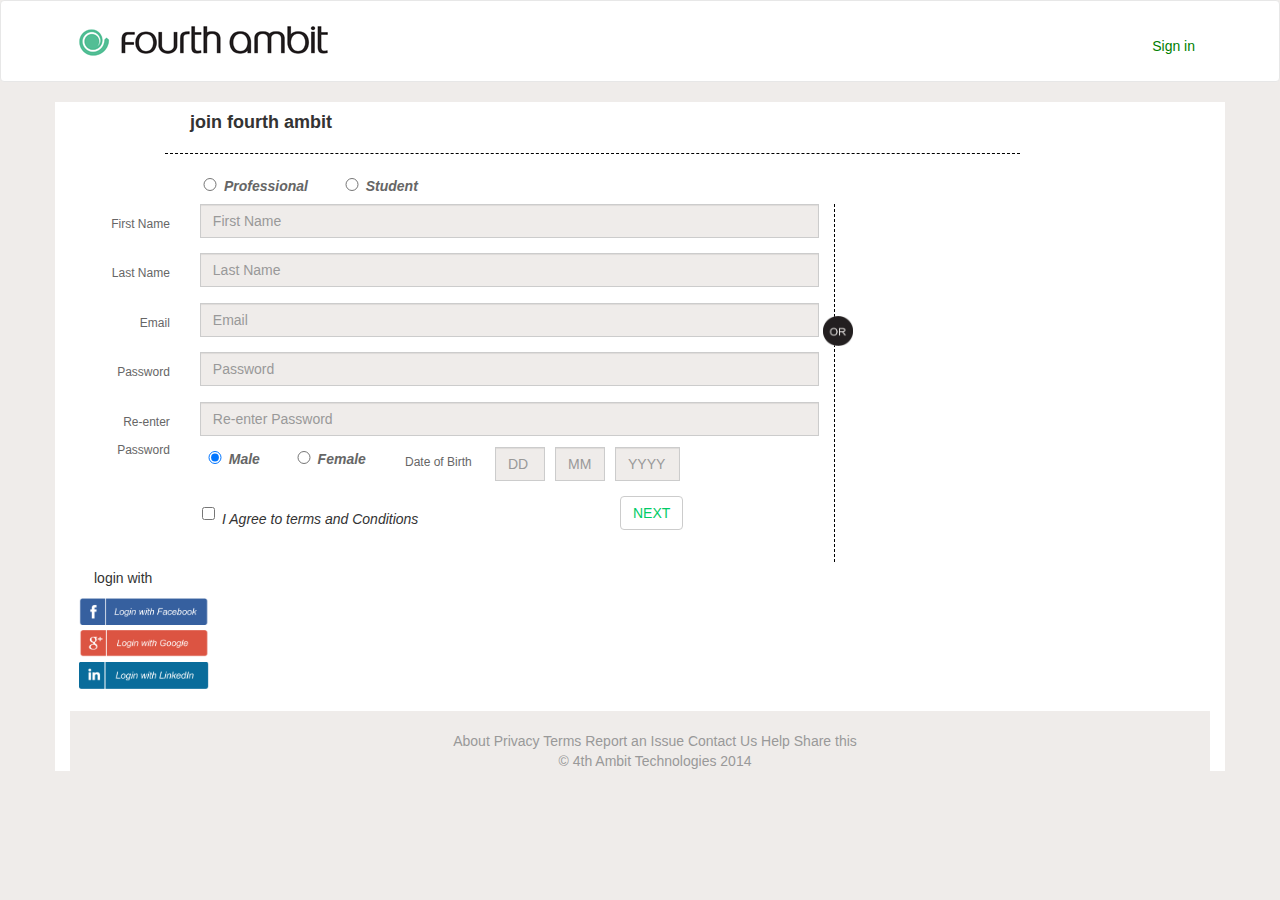
<file: index.html>
<!DOCTYPE html>
<html lang="en">
  <head>
    <meta charset="utf-8">
    <meta http-equiv="X-UA-Compatible" content="IE=edge">
    <meta name="viewport" content="width=device-width, initial-scale=1">
    <meta name="description" content="">
    <meta name="Acube" content="">
    <link rel="shortcut icon" href="/ico/favicon.ico">

    <title>Ambit Responsive</title>

    <!-- Bootstrap core CSS -->
    <link href="css/bootstrap.min.css" rel="stylesheet">
	<!-- for ambit -->	
	<link href="css/ambit.css" rel="stylesheet">

  </head>

  <body>
	<div class="navbar navbar-default navbar-top" role="navigation">
		<div class="container">
		   <div class="navbar-header">
			 <button type="button" class="navbar-toggle" data-toggle="collapse" data-target=".navbar-collapse">
			   <span class="sr-only">Toggle navigation</span>
			   <span class="icon-bar"></span>
			   <span class="icon-bar"></span>
			   <span class="icon-bar"></span>
			 </button>
			<a href="index.html"><div id="logo" ></div></a>
		   </div>
		   <div class="navbar-collapse collapse">
				<ul class="nav navbar-nav navbar-right">
					<li><a href="#">Sign in</a></li>
				</ul>	
		   </div><!--/.nav-collapse -->
		</div>
	</div>













 		<div class="container form-container">

				<div class="row">
					<div class="col-md-12">
						<div class="col-md-1"></div>
						<div class="col-md-9 form-head">
							<p> join fourth ambit</p>
						</div>
					</div>
				</div>
                <div class="row">
					<div class="col-md-12">
						<div class="col-md-1"></div>
						<div class="col-md-9">
							<label class="checkbox-inline">
							  <input type="radio" id="inlineCheckbox2" value="option2"> <font color="#666666"><i><b>Professional</b></i></font>
							</label>
							<label class="checkbox-inline">
							  <input type="radio" id="inlineCheckbox2" value="option2"> <font color="#666666"><i><b>Student</b></i></font>
							</label>

						</div>
					</div>
				</div>
			  <div class="row">
			   <div class="col-xs-12 col-md-8 right-dotted">
					<form class="form-horizontal" role="form">
					<div class="form-group">
					<label for="inputEmail3" class="col-sm-2 control-label">First Name</label>
					<div class="col-sm-10 top-dotted">
					<input type="email" class="form-control" id="inputEmail3" placeholder="First Name">
					</div>
					</div>
					<div class="form-group">
					<label for="inputPassword3" class="col-sm-2 control-label">Last Name</label>
					<div class="col-sm-10">
					<input type="text" class="form-control" id="inputPassword3" placeholder="Last Name">
					</div>
					</div>
					<div class="form-group">
					<label for="inputPassword3" class="col-sm-2 control-label">Email</label>
					<div class="col-sm-10">
					<input type="text" class="form-control" id="inputPassword3" placeholder="Email">
					</div>
					</div>
					<div class="form-group">
					<label for="inputPassword3" class="col-sm-2 control-label">Password</label>
					<div class="col-sm-10">
					<input type="password" class="form-control" id="inputPassword3" placeholder="Password">
					</div>
					</div>
					<div class="form-group">
					<label for="inputPassword3" class="col-sm-2 control-label">Re-enter Password</label>
					<div class="col-sm-10">
					<input type="password" class="form-control" id="inputPassword3" placeholder="Re-enter Password">
					</div>
                        <label class="checkbox-inline">
							  <input type="radio" id="inlineCheckbox1" value="option1" checked="checked"><font color="#666666"><i><b> Male</b></i></font>
						</label>
						<label class="checkbox-inline">
							  <input type="radio" id="inlineCheckbox2" value="option2"><font color="#666666"><i><b> Female</b></i></font>
					    </label>
                  
                  <div class="holder">
								<label class="control-label"> Date of Birth</label></div>
                                  
									 <div class="DD">
									   <input type="text" class="form-control" id="inputPassword3" placeholder="DD">
									 </div>
									 <div class="MM">
									   <input type="text" class="form-control" id="inputPassword3" placeholder="MM">
									 </div>
									 <div class="YY">
									   <input type="text" class="form-control" id="inputPassword3" placeholder="YYYY">
									 </div>
					</div>
					<div class="termsconditions">
                   <div class="checkbox">
                    <label>
                      <input type="checkbox"> <i>I Agree to terms and Conditions</i>
                    </label>
                   </div>
                </div>
                <div class="agreebutton">
                 <button type="submit" class="btn btn-default">NEXT</button>
                </div><br>
				</form>
				<hr class="hor-line">
				</div>
					
				
                <div class="col-xs-12 col-md-4a"><img src="images/or.png" height="30px" width="30px"/></div>	
                <div class="col-xs-12 col-md-4 ">
                        <div class="loginwithtext">login with</div>
						<div class="row"><a href="#"><img src="images/facebook.png" height="27" width="130"/></a></div>
						<div class="row"><a href="#"><img src="images/google.png" height="27" width="130"/></a></div>
						<div class="row"><a href="#"><img src="images/in.png" height="27" width="130"/></a></div>
                </div>	
			  </div><br>

                














    <div id="footer">
      <div class="container">
        <p class="text-muted">About Privacy Terms Report an Issue Contact Us Help Share this <br>&copy; 4th Ambit Technologies 2014</p>
      </div>
    </div>










    <!-- Bootstrap core JavaScript  -->

	<script type="text/javascript" src="js/jquery-1.10.2.min.js"></script>
    <script type="text/javascript" src="js/bootstrap.min.js"></script>
	<script type="text/javascript">
	$(document).ready(function(){
	function change_social_pos(){
	window_width=$(window).width();
	if(window_width<991){
	hor_width=$(".hor-line").width();
	social_margin_left=(hor_width/2)-30;
	or_margin_left=(hor_width/2)-5;
	
	$(".col-md-4").css('margin-left',social_margin_left);
	$(".col-md-4a").css('margin-left',or_margin_left);
	}else{
	var social_margin_left=24;
	var or_margin_left=-27;
	$(".col-md-4").css('margin-left',social_margin_left);
	$(".col-md-4a").css('margin-left',or_margin_left);
	}
	
	}

	var zoom=$(window).width();
	change_social_pos();


	$(window).resize(function() {
		var zoomNew = $( window ).width();

		if (zoom != zoomNew) {
			
			change_social_pos();
		}
	});
		
	

	});
	</script>
    <!-- Placed at the end of the document so the pages load faster -->
	
  </body>
</html>
</file>
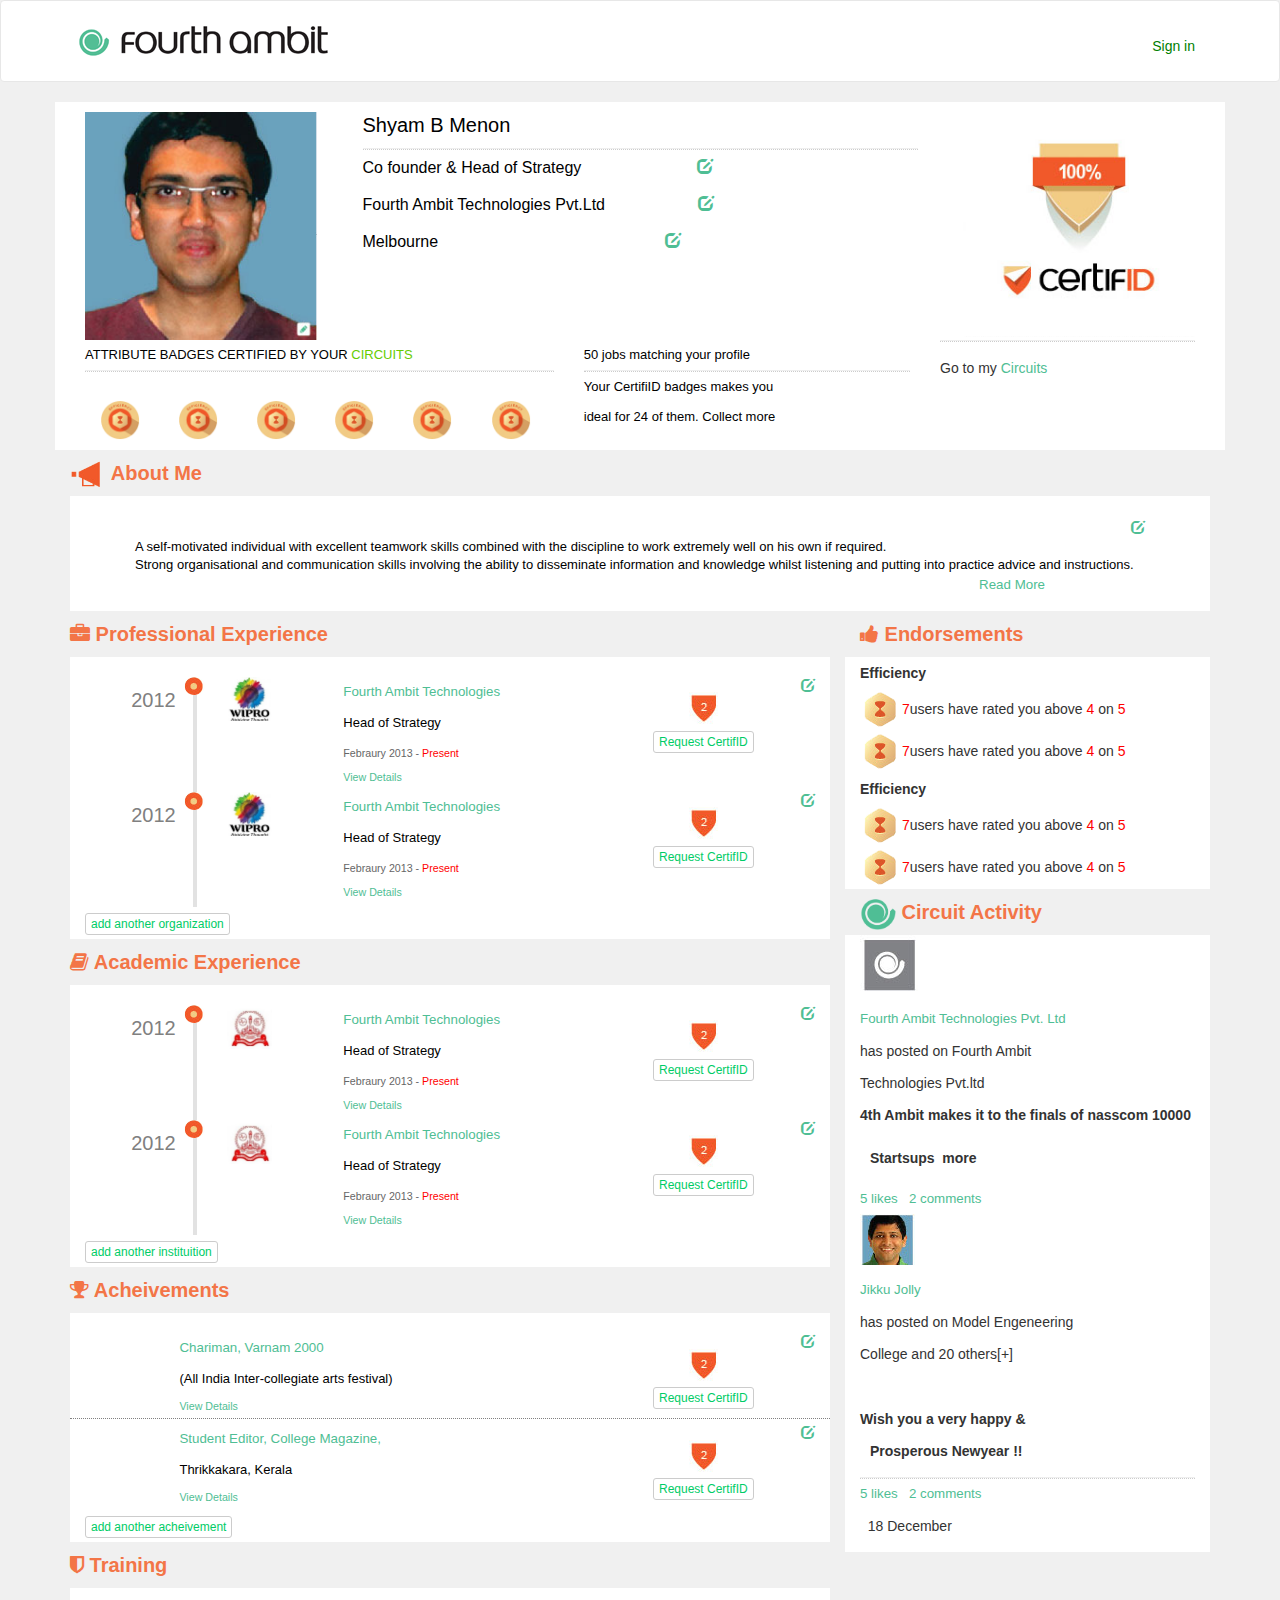
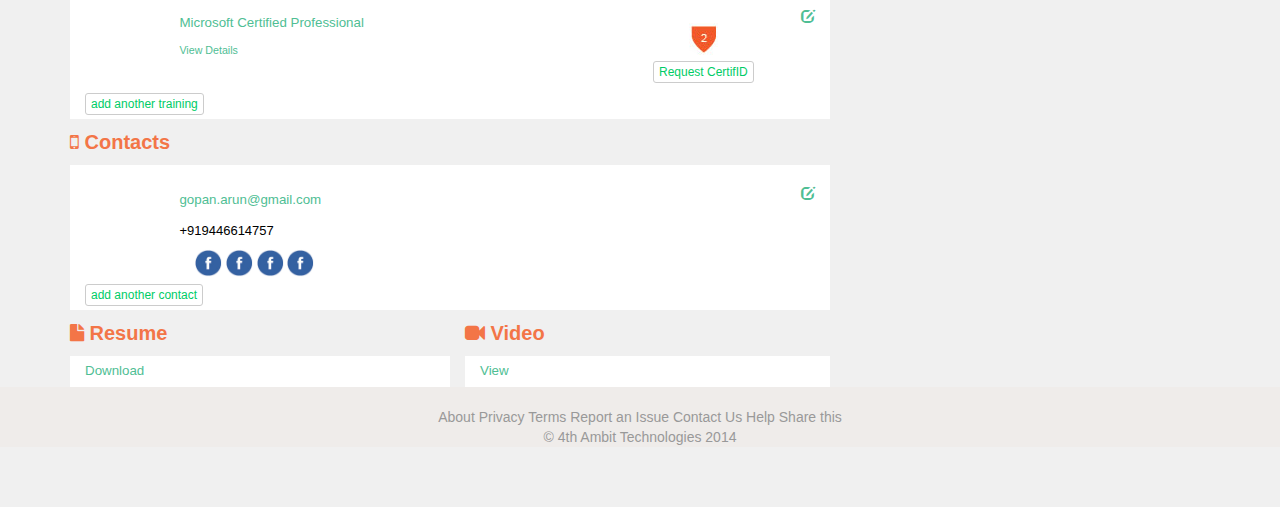
<file: exp2.html>
<!DOCTYPE html>
<html lang="en">
  <head>
    <meta charset="utf-8">
    <meta http-equiv="X-UA-Compatible" content="IE=edge">
    <meta name="viewport" content="width=device-width, initial-scale=1">
    <meta name="description" content="">
    <meta name="Acube" content="">
    <link rel="shortcut icon" href="/ico/favicon.ico">

    <title>Ambit Responsive</title>
    <!-- Bootstrap core CSS -->
    <link href="css/bootstrap.min.css" rel="stylesheet">
	<!-- for ambit -->	
	<link href="css/ambit.css" rel="stylesheet">
	<link href="css/profile.css" rel="stylesheet">
    <link rel="stylesheet" href="font-awesome/css/font-awesome.min.css">

  </head>

  <body>
	<div class="navbar navbar-default navbar-top" role="navigation">
		<div class="container">
		   <div class="navbar-header">
			 <button type="button" class="navbar-toggle" data-toggle="collapse" data-target=".navbar-collapse">
			   <span class="sr-only">Toggle navigation</span>
			   <span class="icon-bar"></span>
			   <span class="icon-bar"></span>
			   <span class="icon-bar"></span>
			 </button>
			<a href="index.html"><div id="logo" ></div></a>
		   </div>
		   <div class="navbar-collapse collapse">
				<ul class="nav navbar-nav navbar-right">
					<li><a href="#">Sign in</a></li>
				</ul>	
		   </div><!--/.nav-collapse -->
		</div>
	</div>


 		<div class="container">
			<div class="row" >
				<div class="col-xs-12 col-sm-12 form-container" >	
                    <div class="row" >

                    <div class="col-xs-12 col-sm-3 profile_photo"  >	
                            	<div class="col-xs-6 col-sm-12">
                                	<img src="images/profileimage.jpg" class="img-responsive"/>
                                </div>
                                <div class="col-xs-6 col-sm-12 certificate_xs">
                                	<img src="images/certificate.jpg" class="img-responsive"/>
                                </div>
                    </div>

                    <div class="col-xs-12 col-sm-6 "  >	
	                    <div class="row" >
	
		                    <div class="col-sm-12 col-md-12 col-lg-12 col-xs-12 profile_head_name"  >	
			                    <div class="blacknamefontbig">Shyam B  Menon</div><hr>
		                    </div>

		                    <div class="col-sm-12 col-md-12 col-lg-12 col-xs-12 profile_head_desc"  >	
			                    <div class="blackfontbig">Co founder & Head of Strategy
		                      		<i style="padding-left: 20%;" class="glyphicon glyphicon-edit white"></i>
			                    </div>
			                    <div class="blackfontbig">Fourth Ambit Technologies Pvt.Ltd
		                      		<i style="padding-left:16%" class="glyphicon glyphicon-edit white"></i>
		                        </div>
			                    <div class="blackfontbig">Melbourne 
		                      		<i style="padding-left:40%" class="glyphicon glyphicon-edit white"></i>
		                        </div>
		                    </div>

	                    </div>
                    </div>


                    <div class="col-xs-12 col-sm-3 certificate_lg" >	
		                    <div class="col-sm-12 col-md-12 col-lg-12 green"  >	
			                    <img src="images/certificate.jpg" class="img-responsive"/>
		                    </div>
                    </div>

            </div>		






<div class="col-xs-12"  >
<div class="row" >

    <div class="col-xs-12 col-sm-9"  >
	<div class="row">
	    <div class="col-sm-12 col-md-7  "  >
			<div class="row" >
				<div class="col-xs-12 badge_desc"  >	
					<div class="blackfont">ATTRIBUTE BADGES CERTIFIED BY YOUR <font color="#66CC00">CIRCUITS</font></div><hr>
				</div>
				<div class="col-xs-12 badge_img"  >	
				   <div class="paddingtop"></div>
				   <div class="col-md-2 col-xs-2 col-sm-1">
				   <img src="images/badges.png" style="max-width: 40px;" class="img-responsive">
				   </div>	
				   <div class="col-md-2 col-xs-2 col-sm-1">
					<img src="images/badges.png" style="max-width: 40px;" class="img-responsive">
				   </div>
				   <div class="col-md-2 col-xs-2 col-sm-1">
					<img src="images/badges.png" style="max-width: 40px;" class="img-responsive">
				   </div>
				   <div class="col-md-2 col-xs-2 col-sm-1">
					<img src="images/badges.png" style="max-width: 40px;" class="img-responsive">
				   </div>
				   <div class="col-md-2 col-xs-2 col-sm-1">
					<img src="images/badges.png" style="max-width: 40px;" class="img-responsive">
				   </div>
				   <div class="col-md-2 col-xs-2 col-sm-1">
					<img src="images/badges.png" style="max-width: 40px;" class="img-responsive">
				   </div>
				</div>
			</div>            
        </div>
	    <div class="col-sm-12 col-md-5"  >
            <div class="row" >
				<div class="col-xs-12"  >	
					<div class="blackfont">50 jobs matching your profile</div><hr>
				</div>
				<div class="col-xs-12 certified_badge"  >	
					<div class="blackfont">
						Your CertifiID badges makes you 
					</div>
					<div class="blackfont">
						ideal for 24 of them. Collect more
					</div>
				</div>

			</div>
        </div>
     </div>
     </div>
     <div class="col-xs-12 col-sm-3"  >
			<hr><div class="paddingtop">
				Go to my <font color="#4fbe94">Circuits</font>
			</div>       
     </div>

 </div>
 </div>


 </div>
 </div>



	
<!----------------ICON HOLDER------------------------------>
		<div  style="background-color:#F0F0F0" class="row">	
		  <div style="padding-left:15px;" class="tbl-cell certifidCol fBold f20 padlft9">
			<img src="images/3.png" height="31" width="36">   About Me
		  </div>	
		</div>
<!-----------------ICON HOLDER----------------------------->
			<div class="col-sm-12 col-md-12 col-lg-12 form-container" >
				<div class="col-sm-12 col-md-12 col-lg-12 form-container"  style="padding: 17px 50px 17px 50px;" >	
				<div class="col-md-12" style="padding: 5px 0px 0px 0px;" align="right">
					<i class="glyphicon glyphicon-edit white"></i>
			    </div>
					<div class="blackfont">
				  A self-motivated individual with excellent teamwork skills combined with the discipline to work extremely well on his own if required. <div>Strong organisational and communication skills involving the ability to disseminate information and knowledge whilst listening and putting into practice advice and instructions.</div>
				    </div>	
					<div class="col-md-12" style="padding: 0px 100px 0px 0px;" align="right">
						<div class="greenfont">Read More</div>
					</div>
				</div>
			</div>
				





<div class="col-xs-12" >	
<div class="row" >	




    <div  class="col-sm-12 col-md-8 nopadding" >

<!-- section starts -->
<div class="row">
<div class="col-xs-12 ">

     <div  class="col-xs-12  icon_head  nopadding" >	
        <i class="fa fa-briefcase certifidBtnCol f25"></i>  Professional Experience 
    </div>

     <div  class="col-xs-12 form-container timeline-container" >	
        
            <!--ROW STARTS HERE -->
        <div class="row">
        
            <div class="col-xs-12 col-sm-2 newtimeline year">
                <img class="timelineicon" src="images/timelineul.png"/>2012 
            </div>


            <div class="col-xs-12 col-sm-6">
                <div class="col-xs-4">
                    <img class="img-responsive" style="max-width:45px;" src="images/cir_82.jpg">
                </div>
                <div class="col-xs-8">
                    <div class="greenfont">
									Fourth Ambit Technologies
								</div>	
								<div class="blackfont">
									Head of Strategy
								</div>	
								<div class="greyfont">
									Febraury 2013 - <span style="color:red">Present</span>
								</div>
								<div class="hyperlinkfont">
									View Details <a class="timeline-xs-edit" href="#">edit</a>
								</div>	 
                </div>
              
           </div>


            <div class="col-xs-12 col-sm-4 timelinebagebuttoncontainer">
                <i class="glyphicon glyphicon-edit white timeline-sm-edit"></i>
                <div class="col-xs-3 col-sm-12 timelinebadgecontainer">
                   <img src="images/smallbadge.jpg" >
                </div>
                <div class="col-xs-8 col-sm-12 timelinebuttoncontainer">
                  <button type="button" class="btn btn-default btn-xs">
				    <div class="buttongreenfont">Request CertifID</div>
			      </button>
                </div>
            </div>
      </div>  
    <!--ROW ends HERE -->
            <!--ROW STARTS HERE -->
        <div class="row">
        
            <div class="col-xs-12 col-sm-2 newtimeline year">
                <img class="timelineicon" src="images/timelineul.png"/>2012 
            </div>


            <div class="col-xs-12 col-sm-6">
                <div class="col-xs-4">
                    <img class="img-responsive" style="max-width:45px;" src="images/cir_82.jpg">
                </div>
                <div class="col-xs-8">
                    <div class="greenfont">
									Fourth Ambit Technologies
								</div>	
								<div class="blackfont">
									Head of Strategy
								</div>	
								<div class="greyfont">
									Febraury 2013 - <span style="color:red">Present</span>
								</div>
								<div class="hyperlinkfont">
									View Details <a class="timeline-xs-edit" href="#">edit</a>
								</div>	 
                </div>
              
           </div>


            <div class="col-xs-12 col-sm-4 timelinebagebuttoncontainer">
                <i class="glyphicon glyphicon-edit white timeline-sm-edit"></i>
                <div class="col-xs-3 col-sm-12 timelinebadgecontainer">
                   <img src="images/smallbadge.jpg" >
                </div>
                <div class="col-xs-8 col-sm-12 timelinebuttoncontainer">
                  <button type="button" class="btn btn-default btn-xs">
				    <div class="buttongreenfont">Request CertifID</div>
			      </button>
                  
                </div>
            </div>
            <div class="col-xs-12">
                <button type="button" class="btn btn-default btn-xs">
                    <div class="buttongreenfont">add another organization</div>
                </button>
            </div>
      </div>  
    <!--ROW ends HERE -->



    </div>



</div>
</div>
<!-- section ends -->


<!-- section starts -->
<div class="row">
<div class="col-xs-12 ">

     <div  class="col-xs-12  icon_head  nopadding" >	
        <i class="fa fa-book "></i>  Academic Experience
    </div>

     <div  class="col-xs-12 form-container timeline-container" >	
        
            <!--ROW STARTS HERE -->
        <div class="row">
        
            <div class="col-xs-12 col-sm-2 newtimeline year">
                <img class="timelineicon" src="images/timelineul.png"/>2012 
            </div>


            <div class="col-xs-12 col-sm-6">
                <div class="col-xs-4">
                    <img class="img-responsive" style="max-width:45px;" src="images/cir_8.jpg">
                </div>
                <div class="col-xs-8">
                    <div class="greenfont">
									Fourth Ambit Technologies
								</div>	
								<div class="blackfont">
									Head of Strategy
								</div>	
								<div class="greyfont">
									Febraury 2013 - <span style="color:red">Present</span>
								</div>
								<div class="hyperlinkfont">
									View Details <a class="timeline-xs-edit" href="#">edit</a>
								</div>	 
                </div>
              
           </div>


            <div class="col-xs-12 col-sm-4 timelinebagebuttoncontainer">
                <i class="glyphicon glyphicon-edit white timeline-sm-edit"></i>
                <div class="col-xs-3 col-sm-12 timelinebadgecontainer">
                   <img src="images/smallbadge.jpg" >
                </div>
                <div class="col-xs-8 col-sm-12 timelinebuttoncontainer">
                  <button type="button" class="btn btn-default btn-xs">
				    <div class="buttongreenfont">Request CertifID</div>
			      </button>
                </div>
            </div>
      </div>  
    <!--ROW ends HERE -->
            <!--ROW STARTS HERE -->
        <div class="row">
        
            <div class="col-xs-12 col-sm-2 newtimeline year">
                <img class="timelineicon" src="images/timelineul.png"/>2012 
            </div>


            <div class="col-xs-12 col-sm-6">
                <div class="col-xs-4">
                    <img class="img-responsive" style="max-width:45px;" src="images/cir_8.jpg">
                </div>
                <div class="col-xs-8">
                    <div class="greenfont">
									Fourth Ambit Technologies
								</div>	
								<div class="blackfont">
									Head of Strategy
								</div>	
								<div class="greyfont">
									Febraury 2013 - <span style="color:red">Present</span>
								</div>
								<div class="hyperlinkfont">
									View Details <a class="timeline-xs-edit" href="#">edit</a>
								</div>	 
                </div>
              
           </div>


            <div class="col-xs-12 col-sm-4 timelinebagebuttoncontainer">
                <i class="glyphicon glyphicon-edit white timeline-sm-edit"></i>
                <div class="col-xs-3 col-sm-12 timelinebadgecontainer">
                   <img src="images/smallbadge.jpg" >
                </div>
                <div class="col-xs-8 col-sm-12 timelinebuttoncontainer">
                  <button type="button" class="btn btn-default btn-xs">
				    <div class="buttongreenfont">Request CertifID</div>
			      </button>
                </div>
            </div>
            <div class="col-xs-12">
                <button type="button" class="btn btn-default btn-xs">
                    <div class="buttongreenfont">add another instituition</div>
                </button>
            </div>
      </div>  
    <!--ROW ends HERE -->



    </div>



</div>
</div>
<!-- section ends -->





<!-- section starts -->
<div class="row">
<div class="col-xs-12 ">

     <div  class="col-xs-12  icon_head  nopadding" >	
        <i class="fa fa-trophy "></i>  Acheivements
    </div>

     <div  class="col-xs-12 form-container timeline-container" >	
        
            <!--ROW STARTS HERE -->
        <div class="row row-border-bottom">
        
           


            <div class="col-xs-12 col-sm-8">
                <div class="col-xs-2">
                    
                </div>
                <div class="col-xs-10">
                    <div class="greenfont">
									Chariman, Varnam 2000
								</div>	
								<div class="blackfont">
									(All India Inter-collegiate arts festival)
								</div>	
								<div class="hyperlinkfont">
									View Details <a class="timeline-xs-edit" href="#">edit</a>
								</div>	 
                </div>
              
           </div>


            <div class="col-xs-12 col-sm-4 timelinebagebuttoncontainer">
                <i class="glyphicon glyphicon-edit white timeline-sm-edit"></i>
                <div class="col-xs-3 col-sm-12 timelinebadgecontainer">
                   <img src="images/smallbadge.jpg" >
                </div>
                <div class="col-xs-8 col-sm-12 timelinebuttoncontainer">
                  <button type="button" class="btn btn-default btn-xs">
				    <div class="buttongreenfont">Request CertifID</div>
			      </button>
                </div>
            </div>
      </div>  

    <!--ROW ends HERE -->

            <!--ROW STARTS HERE -->
        <div class="row">
        
           


            <div class="col-xs-12 col-sm-8">
                <div class="col-xs-2">
                    
                </div>
                <div class="col-xs-10">
                    <div class="greenfont">
									Student Editor, College Magazine,
								</div>	
								<div class="blackfont">
									Thrikkakara, Kerala
								</div>	
								<div class="hyperlinkfont">
									View Details <a class="timeline-xs-edit" href="#">edit</a>
								</div>	 
                </div>
              
           </div>


            <div class="col-xs-12 col-sm-4 timelinebagebuttoncontainer">
                <i class="glyphicon glyphicon-edit white timeline-sm-edit"></i>
                <div class="col-xs-3 col-sm-12 timelinebadgecontainer">
                   <img src="images/smallbadge.jpg" >
                </div>
                <div class="col-xs-8 col-sm-12 timelinebuttoncontainer">
                  <button type="button" class="btn btn-default btn-xs">
				    <div class="buttongreenfont">Request CertifID</div>
			      </button>
                </div>
            </div>
            <div class="col-xs-12">
                <button type="button" class="btn btn-default btn-xs">
                    <div class="buttongreenfont">add another acheivement</div>
                </button>
            </div>
      </div>  
    <!--ROW ends HERE -->



    </div>



</div>
</div>
<!-- section ends -->



<!-- section starts -->
<div class="row">
<div class="col-xs-12 ">

     <div  class="col-xs-12  icon_head  nopadding" >	
        <i class="fa fa-shield"></i>  Training
    </div>

     <div  class="col-xs-12 form-container timeline-container" >	
        
            <!--ROW STARTS HERE -->
        <div class="row">
        
           


            <div class="col-xs-12 col-sm-8">
                <div class="col-xs-2">
                    
                </div>
                <div class="col-xs-10">
                    <div class="greenfont">
									Microsoft Certified Professional
								</div>	
								
								<div class="hyperlinkfont">
									View Details <a class="timeline-xs-edit" href="#">edit</a>
								</div>	 
                </div>
              
           </div>


            <div class="col-xs-12 col-sm-4 timelinebagebuttoncontainer">
                <i class="glyphicon glyphicon-edit white timeline-sm-edit"></i>
                <div class="col-xs-3 col-sm-12 timelinebadgecontainer">
                   <img src="images/smallbadge.jpg" >
                </div>
                <div class="col-xs-8 col-sm-12 timelinebuttoncontainer">
                  <button type="button" class="btn btn-default btn-xs">
				    <div class="buttongreenfont">Request CertifID</div>
			      </button>
                </div>
            </div>
            <div class="col-xs-12">
                <button type="button" class="btn btn-default btn-xs">
                    <div class="buttongreenfont">add another training</div>
                </button>
            </div>
      </div>  

    <!--ROW ends HERE -->

 



    </div>



</div>
</div>
<!-- section ends -->


<!-- section starts -->
<div class="row">
<div class="col-xs-12 ">

     <div  class="col-xs-12  icon_head  nopadding" >	
        <i class="fa fa-mobile"></i>   Contacts
    </div>

     <div  class="col-xs-12 form-container timeline-container" >	
        
            <!--ROW STARTS HERE -->
        <div class="row">
        
           


            <div class="col-xs-12 col-sm-8">
                <div class="col-xs-2">
                    
                </div>
                <div class="col-xs-10">
                    <div class="greenfont">
									gopan.arun@gmail.com
								</div>	
								
								<div class="blackfont">
									+919446614757
								</div>	
                				   <div class="col-md-1 col-xs-2 col-sm-1">
									  <img src="images/socialicon.png" height="28" width="28">
								   </div>
								   <div class="col-md-1 col-xs-2 col-sm-1">
									  <img src="images/socialicon.png" height="28" width="28">
								   </div>
								   <div class="col-md-1 col-xs-2 col-sm-1">
									  <img src="images/socialicon.png" height="28" width="28">
								   </div>
								   <div class="col-md-1 col-xs-2 col-sm-1">
									  <img src="images/socialicon.png" height="28" width="28">
								   </div>	 
                </div>
              
           </div>


            <div class="col-xs-12 col-sm-4 timelinebagebuttoncontainer">
                <i class="glyphicon glyphicon-edit white timeline-sm-edit"></i>
                <div class="col-xs-3 col-sm-12 timelinebadgecontainer">
                 
                </div>
                <div class="col-xs-8 col-sm-12 timelinebuttoncontainer">

                </div>
            </div>
            <div class="col-xs-12">
                <button type="button" class="btn btn-default btn-xs">
                    <div class="buttongreenfont">add another contact</div>
                </button>
            </div>
      </div>  

    <!--ROW ends HERE -->

 



    </div>



</div>
</div>
<!-- section ends -->
<!-- section starts -->
<div class="row">
<div class="col-xs-12 ">

     <div  class="col-xs-6 nopadding" >	
     <div  class="col-xs-12  icon_head  nopadding" >	
         <i class="fa fa-file"></i>   Resume
    </div>
     <div  class="col-xs-12  form-container" >	
         <div class="greenfont">Download</div>
    </div>
    </div>
     <div  class="col-xs-6 nopadding-right" >	
     <div  class="col-xs-12  icon_head  nopadding" >	
        <i class="fa fa-video-camera"></i>   Video
    </div>
     <div  class="col-xs-12  form-container" >	
         <div class="greenfont">View</div>
    </div>
    </div>




</div>
</div>
<!-- section ends -->




</div>  



    <div class="col-sm-12 col-md-4 right_sidebar nopadding-sm" >	
        <div class="col-xs-12 col-sm-12 icon_head nopadding-sm" >	
            <li class="fa fa-thumbs-up"></li>  Endorsements
        </div>
        <div class="col-xs-12 col-sm-12 form-container" >	
            <div>
                <b>Efficiency</b>	
            </div>
            <div>	
					<img src="images/trophy.png"><font color="#FF0000">7</font>users have rated you above <font color="#FF0000">4</font> on <font color="#FF0000">5 </font>
			</div>
            <div>	
					<img src="images/trophy.png"><font color="#FF0000">7</font>users have rated you above<font color="#FF0000"> 4</font> on <font color="#FF0000">5 </font>
			</div>
        </div>


        <div class="col-xs-12 col-sm-12 form-container" >	
            <div>
                <b>Efficiency</b>	
            </div>
            <div>	
					<img src="images/trophy.png"><font color="#FF0000">7</font>users have rated you above <font color="#FF0000">4</font> on <font color="#FF0000">5 </font>
			</div>
            <div>	
					<img src="images/trophy.png"><font color="#FF0000">7</font>users have rated you above<font color="#FF0000"> 4</font> on <font color="#FF0000">5 </font>
			</div>
        </div>
    </div>




    <div class="col-sm-12 col-md-4 right_sidebar nopadding-sm" >	
        <div class="col-xs-12 col-sm-12 icon_head nopadding-sm" >	
           <img src="images/logo_only.png" height="31" width="36">   Circuit Activity
        </div>
        <div class="col-xs-12 col-sm-12 form-container" >	
            <b><img src="images/roundlogo.jpg"></b>	<p>
						  <div class="greenfont">Fourth Ambit Technologies Pvt. Ltd</div>
						  <div class="blackfontnormal">has posted on Fourth Ambit</div>
						  <div class="blackfontnormal">Technologies Pvt.ltd</div>
						  <b>4th Ambit makes it to the finals of nasscom 10000</p><p> Startsups&nbsp;&nbsp;more</p></b>
                          <div class="greenfont">5 likes &nbsp;&nbsp;2 comments</div>

            <b><img src="images/jikkujolly.jpg"></b>	<p>
					  <div class="greenfont">Jikku Jolly</div>
					  <div class="blackfontnormal">has posted on Model Engeneering</div>
					  <div class="blackfontnormal">College and 20 others[+]</div><br>
					  <b>Wish you a very happy &<p> Prosperous Newyear !!</p></b><hr>
					  <div class="greenfont">5 likes &nbsp;&nbsp;2 comments</div>&nbsp;&nbsp;18 December</p>			</div>



        </div>
    </div>






</div>
</div>  


























</div>
        

    <div id="footer">
      <div class="container">
        <p class="text-muted">About Privacy Terms Report an Issue Contact Us Help Share this <br>&copy; 4th Ambit Technologies 2014</p>
      </div>
    </div>










    <!-- Bootstrap core JavaScript  -->

	<script type="text/javascript" src="js/jquery-1.10.2.min.js"></script>
    <script type="text/javascript" src="js/bootstrap.min.js"></script>
    <!-- Placed at the end of the document so the pages load faster -->
	
  </body>
</html>
</file>
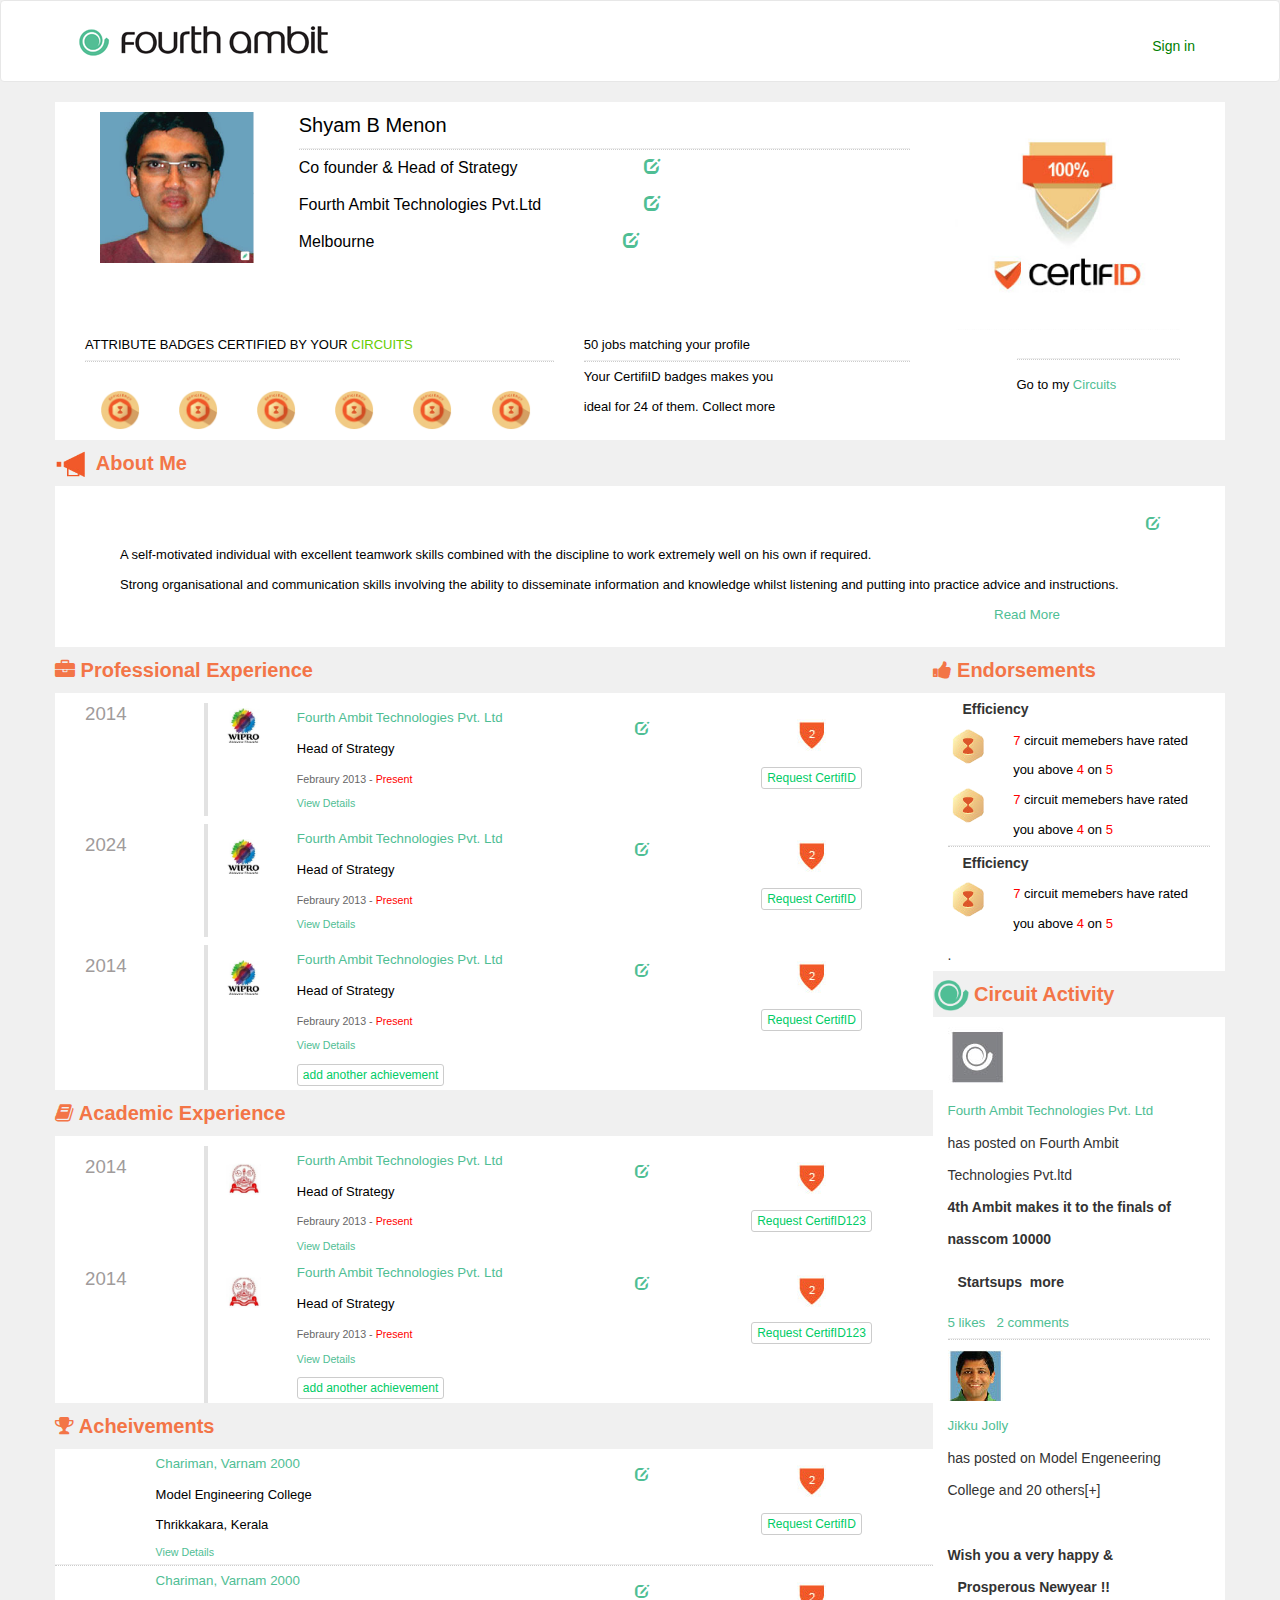
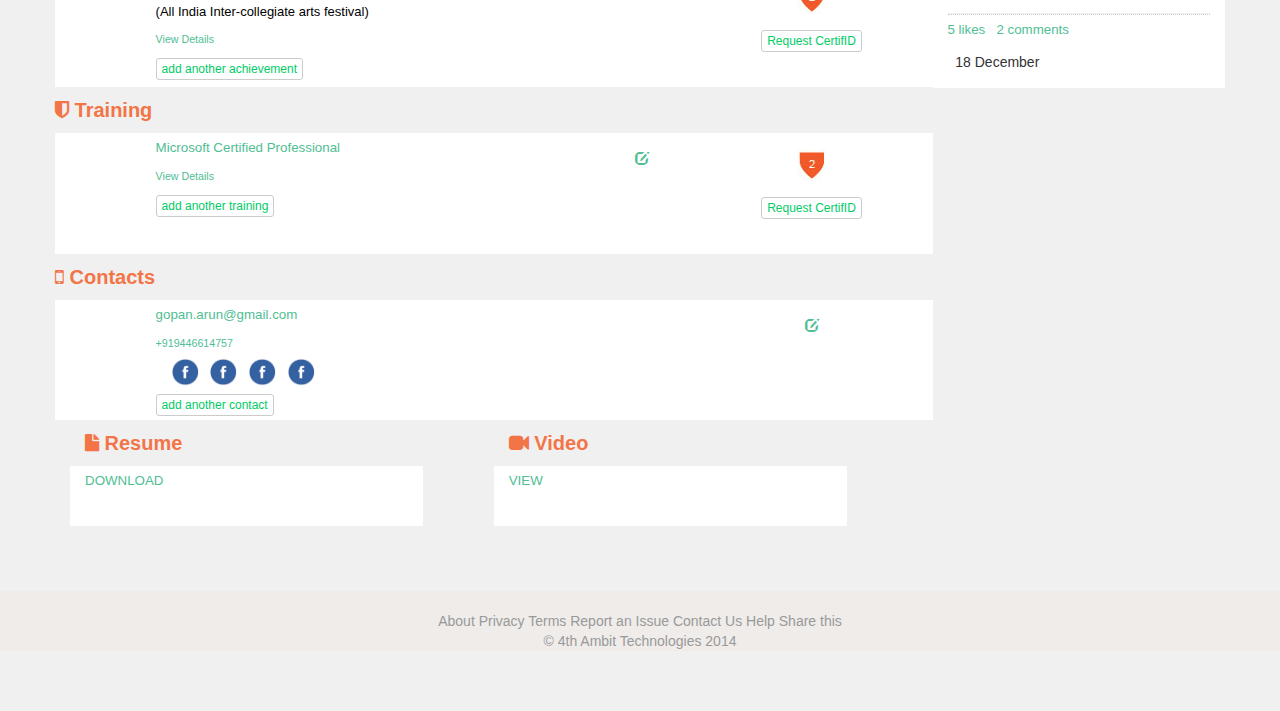
<file: exp2_old.html>
<!DOCTYPE html>
<html lang="en">
  <head>
    <meta charset="utf-8">
    <meta http-equiv="X-UA-Compatible" content="IE=edge">
    <meta name="viewport" content="width=device-width, initial-scale=1">
    <meta name="description" content="">
    <meta name="Acube" content="">
    <link rel="shortcut icon" href="/ico/favicon.ico">

    <title>Ambit Responsive</title>
    <!-- Bootstrap core CSS -->
    <link href="css/bootstrap.min.css" rel="stylesheet">
	<!-- for ambit -->	
	<link href="css/ambit.css" rel="stylesheet">
	<link href="css/profile.css" rel="stylesheet">
    <link rel="stylesheet" href="font-awesome/css/font-awesome.min.css">

  </head>

  <body>
	<div class="navbar navbar-default navbar-top" role="navigation">
		<div class="container">
		   <div class="navbar-header">
			 <button type="button" class="navbar-toggle" data-toggle="collapse" data-target=".navbar-collapse">
			   <span class="sr-only">Toggle navigation</span>
			   <span class="icon-bar"></span>
			   <span class="icon-bar"></span>
			   <span class="icon-bar"></span>
			 </button>
			<a href="index.html"><div id="logo" ></div></a>
		   </div>
		   <div class="navbar-collapse collapse">
				<ul class="nav navbar-nav navbar-right">
					<li><a href="#">Sign in</a></li>
				</ul>	
		   </div><!--/.nav-collapse -->
		</div>
	</div>


 		<div class="container">
			<div class="row" >
				<div class="col-sm-12 col-md-12 col-lg-12 form-container" >	


<div class="col-sm-9 col-md-9 col-lg-9 "  >	
	<div class="row" >
		<div class="col-sm-3 col-xs-12 profile_photo"  >	
        	<div class="col-xs-6 col-sm-12">
            	<img src="images/profileimage.jpg" class="img-responsive"/>
            </div>
            <div class="col-xs-6 col-sm-12 certificate_xs">
            	<img src="images/certificate.jpg" class="img-responsive"/>
            </div>
		</div>
		<div class="col-sm-9 col-md-9 col-lg-9 profile_head_info"  >
			<div class="row" >	
				<div class="col-sm-12 col-md-12 col-lg-12 col-xs-12 profile_head_name"  >	
					<div class="blacknamefontbig">Shyam B  Menon</div><hr>
				</div>
				
			</div>
            


			<div class="row" >
				<div class="col-sm-12 col-md-12 col-lg-12 col-xs-12 profile_head_desc"  >	
					<div class="blackfontbig">Co founder & Head of Strategy
				  		<i style="padding-left: 20%;" class="glyphicon glyphicon-edit white"></i>
					</div>
					<div class="blackfontbig">Fourth Ambit Technologies Pvt.Ltd
				  		<i style="padding-left:16%" class="glyphicon glyphicon-edit white"></i>
				    </div>
					<div class="blackfontbig">Melbourne 
				  		<i style="padding-left:40%" class="glyphicon glyphicon-edit white"></i>
				    </div>
				</div>
			</div>
		</div>
	</div>
</div>
<div class="col-sm-3 col-md-3 col-lg-3 certificate_lg" >	
		<div class="col-sm-12 col-md-12 col-lg-12 green"  >	
			<img src="images/certificate.jpg" class="img-responsive"/>
		</div>
</div>
		

<div class="col-sm-9 col-md-9 col-lg-9"  >	
	<div class="row" >
		<div class="col-sm-7 col-md-7 col-lg-7 badge_container"  >	
			<div class="row" >
				<div class="col-sm-12 col-md-12 col-lg-12 badge_desc"  >	
					<div class="blackfont">ATTRIBUTE BADGES CERTIFIED BY YOUR <font color="#66CC00">CIRCUITS</font></div><hr>
				</div>
			</div>
			<div class="row" >
				<div class="col-sm-12 col-md-12 col-lg-12 badge_img"  >	
				   <div class="paddingtop"></div>
				   <div class="col-md-2 col-xs-2 col-sm-1">
				   <img src="images/badges.png" style="max-width: 40px;" class="img-responsive">
				   </div>	
				   <div class="col-md-2 col-xs-2 col-sm-1">
					<img src="images/badges.png" style="max-width: 40px;" class="img-responsive">
				   </div>
				   <div class="col-md-2 col-xs-2 col-sm-1">
					<img src="images/badges.png" style="max-width: 40px;" class="img-responsive">
				   </div>
				   <div class="col-md-2 col-xs-2 col-sm-1">
					<img src="images/badges.png" style="max-width: 40px;" class="img-responsive">
				   </div>
				   <div class="col-md-2 col-xs-2 col-sm-1">
					<img src="images/badges.png" style="max-width: 40px;" class="img-responsive">
				   </div>
				   <div class="col-md-2 col-xs-2 col-sm-1">
					<img src="images/badges.png" style="max-width: 40px;" class="img-responsive">
				   </div>
				</div>		
			</div>		
		</div>
		<div class="col-sm-5 col-md-5 col-lg-5 "  >	
			<div class="row" >
				<div class="col-sm-12 col-md-12 col-lg-12 jobs"  >	
					<div class="blackfont">50 jobs matching your profile</div><hr>
				</div>
			</div>
			<div class="row" >
				<div class="col-sm-12 col-md-12 col-lg-12 certified_badge"  >	
					<div class="blackfont">
						Your CertifiID badges makes you 
					</div>
					<div class="blackfont">
						ideal for 24 of them. Collect more
					</div>
				</div>		
			</div>	
		</div>
	</div>
</div>
<div class="col-sm-12 col-md-12 col-lg-3" >	
		<div class="col-sm-12 col-md-12 col-lg-12 my_circuits"  >	
			<div class="blackfont"><hr><div class="paddingtop">
				Go to my <font color="#4fbe94">Circuits</font>
			</div>
		</div>
</div>
		




				</div>
			</div>
				
<!----------------ICON HOLDER------------------------------>
		<div  style="background-color:#F0F0F0" class="row">	
		  <div style="padding-left:15px;" class="tbl-cell certifidCol fBold f20 padlft9">
			<img src="images/3.png" height="31" width="36">   About Me
		  </div>	
		</div>
<!-----------------ICON HOLDER----------------------------->
			<div class="col-sm-12 col-md-12 col-lg-12 form-container" >
				<div class="col-sm-12 col-md-12 col-lg-12 form-container"  style="padding: 17px 50px 17px 50px;" >	
				<div class="col-md-12" style="padding: 5px 0px 0px 0px;" align="right">
					<i class="glyphicon glyphicon-edit white"></i>
			    </div>
					<div class="blackfont">
				  A self-motivated individual with excellent teamwork skills combined with the discipline to work extremely well on his own if required. <div>Strong organisational and communication skills involving the ability to disseminate information and knowledge whilst listening and putting into practice advice and instructions.</div>
				    </div>	
					<div class="col-md-12" style="padding: 0px 100px 0px 0px;" align="right">
						<div class="greenfont">Read More</div>
					</div>
				</div>
			</div>
				
<!----------------ICON HOLDER------------------------------>
		<div  style="background-color:#F0F0F0" class="col-sm-12 col-md-9 col-lg-12">	
<div  style="background-color:#F0F0F0"class="row">
          <div style="background-color:#F0F0F0" class="tbl-cell certifidCol fBold f20 padlft9 col-lg-9 col-md-9 col-xs-9 col-sm-9">
			<i class="fa fa-briefcase certifidBtnCol f25"></i>  Professional Experience  
		  </div>
          <div style="background-color:#F0F0F0" class="tbl-cell certifidCol fBold f20 padlft9 col-lg-3 col-md-3 col-xs-3 col-sm-3">
			<li class="fa fa-thumbs-up"></li>  Endorsements
		  </div>
</div>          	
		</div>
<!-----------------ICON HOLDER----------------------------->

			<div class="row" ><!--row starts-->
				<div class="col-sm-12 col-md-12 col-lg-12 container" >	<!--12 col starts-->
				  <div style="background-color:#F6C">	<!--new container starts-->
					<div class="col-sm-12 col-md-12 col-lg-9" ><!--8 col starts-->
							<div class="col-md-2">
								<div  class="largefont">2014</div>
							</div> <!--col-md-2-->
							<div class="col-md-1"><div class="paddingtop"></div><!--PADDING ON TOP-->
								  <div  class="largefont"><img src="images/cir_82.jpg" height="35" width="35"></div>
							 </div><div class="paddingtop"></div> 	
						 	<div class="col-md-5 timeline">
								<div class="greenfont">
									Fourth Ambit Technologies Pvt. Ltd
								</div>	
								<div class="blackfont">
									Head of Strategy
								</div>	
								<div class="greyfont">
									Febraury 2013 - <span style="color:red">Present</span>
								</div>
								<div class="hyperlinkfont">
									View Details
								</div>	
							</div><div class="paddingtop"></div><!--PADDING ON TOP-->
							<div class="col-md-1alignright">
								  <i class="glyphicon glyphicon-edit white"></i>
							 </div>
							 <div class="col-sm-12 col-md-3" align="center">
								  <div  class="largefont"><div class="lineborder"></div>
								  		<img src="images/smallbadge.jpg" ><div class="breaker"></div>
										<button type="button" class="btn btn-default btn-xs">
										   <div class="buttongreenfont">Request CertifID</div>
										</button>
								  </div><div class="lineborder"></div><div class="paddingbottom"></div>
							 </div>
<!-------------SECOND ITEMS STARTS HERE------------------->
		<div class="row">
			 
				<!----------------->
				<div class="col-md-12" ><!--8 col starts-->
					<div class="col-md-2">
								<div  class="largefont">2024</div>
							</div> <!--col-md-2-->
							<div class="col-md-1"><div class="paddingtop"></div><!--PADDING ON TOP-->
								  <div  class="largefont"><img src="images/cir_82.jpg" height="35" width="35"></div>
							 </div> 	
						 	<div class="col-md-5 timeline timeimage">
								<div class="greenfont">
									Fourth Ambit Technologies Pvt. Ltd<br>
								</div>	
								<div class="blackfont">
									Head of Strategy<br>
								</div>	
								<div class="greyfont">
									Febraury 2013 - <span style="color:red">Present</span>
								</div>
								<div class="hyperlinkfont">
									View Details
								</div>	
							</div><div class="paddingtop"></div><!--PADDING ON TOP-->
							<div class="col-md-1alignright">
								  <i class="glyphicon glyphicon-edit white"></i>
							 </div>
							 <div class="col-sm-12 col-md-3" align="center">
								  <div  class="largefont"><div class="lineborder"></div>
								  		<img src="images/smallbadge.jpg" ><div class="breaker"></div>
										<button type="button" class="btn btn-default btn-xs">
										   <div class="buttongreenfont">Request CertifID</div>
										</button>
								  </div><div class="lineborder"></div><div class="paddingbottom"></div>
							 </div></div>		
				<!----------------->
			 
		</div>	 
<!--------------SECOND ITEMS ENDS HERE------------------>

<!-------------THIRD ITEMS STARTS HERE------------------->
		<div class="row">
			 
				<!----------------->
				<div  class="col-md-12" ><!--8 col starts-->
					<div class="col-md-2">
								<div  class="largefont">2014</div>
							</div> <!--col-md-2-->
							<div class="col-md-1"><div class="paddingtop"></div><!--PADDING ON TOP-->
								  <div  class="largefont"><img src="images/cir_82.jpg" height="35" width="35"></div>
							 </div> 	
						 	<div class="col-md-5 timeline timeimage">
								<div class="greenfont">
									Fourth Ambit Technologies Pvt. Ltd<br>
								</div>	
								<div class="blackfont">
									Head of Strategy<br>
								</div>	
								<div class="greyfont">
									Febraury 2013 - <span style="color:red">Present</span>
								</div>
								<div class="hyperlinkfont">
									View Details
								</div>
							<div><!-- acheivement button -->
								  	<button type="button" class="btn btn-default btn-xs">
								   		<div class="buttongreenfont">add another achievement</div>
									</button>
						    </div><!-- acheivement button -->	
							</div><div class="paddingtop"></div><!--PADDING ON TOP-->
							<div class="col-md-1alignright">
								  <i class="glyphicon glyphicon-edit white"></i>
							 </div>
							 <div class="col-md-3" align="center">
								  <div  class="largefont"><div class="lineborder"></div>
								  		<img src="images/smallbadge.jpg" ><div class="breaker"></div>
										<button type="button" class="btn btn-default btn-xs">
										   <div class="buttongreenfont">Request CertifID</div>
										</button>
								  </div><div class="lineborder"></div>
							 </div>
				</div>			<br>
				<!----------------->
			 
		</div>	 
<!--------------THIRD ITEMS ENDS HERE------------------>

<!----------------ICON HOLDER------------------------------>
		<div  style="background-color:#F0F0F0" class="row">	
		  <div class="tbl-cell certifidCol fBold f20 padlft9">
			<i class="fa fa-book "></i>  Academic Experience
		  </div>	
		</div>
<!-----------------ICON HOLDER----------------------------->
	
<!-------------Academic Experience STARTS HERE------------------->
		<div class="row">
			 
				<!-----------------><div class="paddingtop"></div>
				<div class="col-md-12" ><!--8 col starts-->
					<div class="col-md-2">
								<div  class="largefont">2014</div>
							</div> <!--col-md-2-->
							<div class="col-md-1"><div class="paddingtop"></div><!--PADDING ON TOP-->
								  <div  class="largefont"><img src="images/cir_8.jpg" height="35" width="35"></div>
							 </div> 	
						 	<div class="col-md-5 timeline timeimage">
								<div class="greenfont">
									Fourth Ambit Technologies Pvt. Ltd<br>
								</div>	
								<div class="blackfont">
									Head of Strategy<br>
								</div>	
								<div class="greyfont">
									Febraury 2013 - <span style="color:red">Present</span>
								</div>
								<div class="hyperlinkfont">
									View Details
								</div>	
							</div><div class="paddingtop"></div><!--PADDING ON TOP-->
							<div class="col-md-1alignright">
								  <i class="glyphicon glyphicon-edit white"></i>
							 </div>
							 <div class="col-md-3" align="center">
								  <div  class="largefont"><div class="lineborder"></div>
								  		<img src="images/smallbadge.jpg" ><div class="breaker"></div>
										<button type="button" class="btn btn-default btn-xs">
										   <div class="buttongreenfont">Request CertifID123</div>
										</button>
								  </div><div class="lineborder"></div>	
							 </div>
				</div>		
				<!----------------->
			 
		</div>	 
<!--------------Academic Experience ENDS HERE------------------>
<!-------------Academic Experience second STARTS HERE------------------->
		<div class="row">
			 
				<!----------------->
				<div  class="col-md-12" ><!--8 col starts-->
					<div class="col-md-2">
								<div  class="largefont">2014</div>
							</div> <!--col-md-2-->
							<div class="col-md-1"><div class="paddingtop"></div><!--PADDING ON TOP-->
								  <div  class="largefont"><img src="images/cir_8.jpg" height="35" width="35"></div>
							 </div> 	
						 	<div class="col-md-5 timeline timeimage">
								<div class="greenfont">
									Fourth Ambit Technologies Pvt. Ltd<br>
								</div>	
								<div class="blackfont">
									Head of Strategy<br>
								</div>	
								<div class="greyfont">
									Febraury 2013 - <span style="color:red">Present</span>
								</div>
								<div class="hyperlinkfont">
									View Details
								</div>	
								  <div><!-- add another acheivement button -->
								  	<button type="button" class="btn btn-default btn-xs">
								   		<div class="buttongreenfont">add another achievement</div>
									</button>
								  </div><!-- acheivement button -->
							</div><div class="paddingtop"></div><!--PADDING ON TOP-->
							<div class="col-md-1alignright">
								  <i class="glyphicon glyphicon-edit white"></i>
							 </div>
							 <div class="col-md-3" align="center">
								  <div  class="largefont"><div class="lineborder"></div>
								  		<img src="images/smallbadge.jpg" ><div class="breaker"></div>
										<button type="button" class="btn btn-default btn-xs">
										   <div class="buttongreenfont">Request CertifID123</div>
										</button>
								  </div><div class="lineborder"></div>
							 </div>
				</div>	<br>
							
				<!----------------->
			 
		</div>	 
<!--------------Academic Experience second ENDS HERE------------------>

<!----------------ICON HOLDER------------------------------>
		<div  style="background-color:#F0F0F0" class="row">	
		  <div class="tbl-cell certifidCol fBold f20 padlft9">
			<i class="fa fa-trophy "></i>  Acheivements
		  </div>	
		</div>
<!-----------------ICON HOLDER----------------------------->	
<!-------------Acheivements STARTS HERE------------------->
		<div class="row">
			 
				<!------First Acheivements Starts Here----------->
				<div  class="col-md-12" ><!--8 col starts-->
							<div class="col-md-1">
							</div>
								
						 	<div class="col-md-7">
								<div class="greenfont">
									Chariman, Varnam 2000
								</div>	
								<div class="blackfont">
									Model Engineering College
								</div>	
                                <div class="blackfont">
									Thrikkakara, Kerala
								</div>	
								<div class="hyperlinkfont">
									View Details
								</div>	
							</div><div class="paddingtop"></div><!--PADDING ON TOP-->
							<div class="col-md-1alignright">
								  <i class="glyphicon glyphicon-edit white"></i>
							 </div>
							 <div class="col-md-3" align="center">
								  <div  class="largefont"><div class="lineborder"></div>
								  		<img src="images/smallbadge.jpg" ><div class="breaker"></div>
										<button type="button" class="btn btn-default btn-xs">
										   <div class="buttongreenfont">Request CertifID</div>
										</button>
								  </div><div class="lineborder"></div>
							 </div>
				</div>	<br><hr>		
				<!-------First Acheivements Ends Here---------->
				<!-----Second Acheivements Ends Here------------>
<div class="col-md-12" ><!--8 col starts-->
			<div class="col-md-1">
			</div>
				
			<div class="col-md-7">
				<div class="greenfont">
					Chariman, Varnam 2000
				</div>	
				<div class="blackfont">
					(All India Inter-collegiate arts festival)
				</div>	
				<div class="hyperlinkfont">
					View Details
				</div>
				<div><!-- add another acheivement button -->
					<button type="button" class="btn btn-default btn-xs">
						<div class="buttongreenfont">add another achievement</div>
					</button>
				</div><!-- acheivement button -->	
			</div><div class="paddingtop"></div><!--PADDING ON TOP-->
			<div class="col-md-1alignright">
				  <i class="glyphicon glyphicon-edit white"></i>
			 </div>
			 <div class="col-md-3" align="center">
				  <div  class="largefont"><div class="lineborder"></div>
						<img src="images/smallbadge.jpg" ><div class="breaker"></div>
						<button type="button" class="btn btn-default btn-xs">
						   <div class="buttongreenfont">Request CertifID</div>
						</button>
				  </div><div class="lineborder"></div><div class="paddingbottom"></div>
			 </div>
</div>			
<!--------Second Acheivements Ends Here--------->
			 
		</div>	 
<!--------------Acheivements ENDS HERE------------------>


<!----------------ICON HOLDER------------------------------>
		<div  style="background-color:#F0F0F0" class="row">	
		  <div class="tbl-cell certifidCol fBold f20 padlft9">
			<i class="fa fa-shield"></i>  Training
		  </div>	
		</div>
<!-----------------ICON HOLDER----------------------------->
<!-------------TRAINING STARTS HERE------------------->
		<div class="row">
			 
				<!------Starts Here----------->
				<div class="col-md-12" ><!--8 col starts-->
							<div class="col-md-1">
							</div>
								
						 	<div class="col-md-7">
								<div class="greenfont">
									Microsoft Certified Professional
								</div>	
								<div class="hyperlinkfont">
									View Details
								</div>
								<div><!-- add another acheivement button -->
									<button type="button" class="btn btn-default btn-xs">
										<div class="buttongreenfont">add another training</div>
									</button>
								</div><!-- acheivement button -->	
							</div><div class="paddingtop"></div><!--PADDING ON TOP-->
							<div class="col-md-1alignright">
								  <i class="glyphicon glyphicon-edit white"></i>
							 </div>
							 <div class="col-md-3" align="center">
								  <div  class="largefont"><div class="lineborder"></div>
								  		<img src="images/smallbadge.jpg" ><div class="breaker"></div>
										<button type="button" class="btn btn-default btn-xs">
										   <div class="buttongreenfont">Request CertifID</div>
										</button>
								  </div><div class="lineborder"></div><div class="paddingbottom"></div>
							 </div>
				</div>			
				<!------- Ends Here---------->
			 
		</div>	 
<!--------------TRAINING ENDS HERE------------------>
<!----------------ICON HOLDER------------------------------>
		<div  style="background-color:#F0F0F0" class="row">	
		  <div class="tbl-cell certifidCol fBold f20 padlft9">
			<i class="fa fa-mobile"></i>   Contacts
		  </div>	
		</div>
<!-----------------ICON HOLDER----------------------------->
<!-------------CONTACTS STARTS HERE------------------->
		<div class="row">
			 
				<!------Starts Here----------->
				<div class="col-md-12" ><!--8 col starts-->
							<div class="col-md-1">
							</div>
								
						 	<div class="col-md-7">
								<div class="greenfont">
									gopan.arun@gmail.com
								</div>	
								<div class="hyperlinkfont">
									+919446614757
								</div>
								
								   <div class="col-md-1 col-xs-2 col-sm-1">
									  <img src="images/socialicon.png" height="28" width="28">
								   </div>
								   <div class="col-md-1 col-xs-2 col-sm-1">
									  <img src="images/socialicon.png" height="28" width="28">
								   </div>
								   <div class="col-md-1 col-xs-2 col-sm-1">
									  <img src="images/socialicon.png" height="28" width="28">
								   </div>
								   <div class="col-md-1 col-xs-2 col-sm-1">
									  <img src="images/socialicon.png" height="28" width="28">
								   </div>	  
								
								<div><br><!-- add another acheivement button -->
									<button type="button" class="btn btn-default btn-xs">
										<div class="buttongreenfont">add another contact</div>
									</button>
								</div><!-- acheivement button -->	
							</div><div class="paddingtop"></div><!--PADDING ON TOP-->
							<div class="col-md-1">
								  <div  class="largefont"></div>
							 </div>
							 <div  style="float:right;"class="col-md-3" align="center">
								  
								  		<i class="glyphicon glyphicon-edit white"></i>
								 
							 </div>
				</div>			
				<!------- Ends Here---------->
			 
		</div>	 
<!--------------CONTACTS ENDS HERE------------------>
<!---- Icon holder----->
<!----------------ICON HOLDER------------------------------>
		<div  style="background-color:#F0F0F0" class="row">	
        	<div class="col-sm-12 col-md-12 col-lg-12 col-xs-12">
            	<div class="col-sm-5 col-md-5 col-lg-5 col-xs-5">
                	<div class="tbl-cell certifidCol fBold f20 padlft9">
                        <i class="fa fa-file"></i>   Resume
                      </div>
                </div>
                <div class="col-sm-2 col-md-2 col-lg-1 col-xs-1">
                </div>
                <div class="col-sm-5 col-md-5 col-lg-5 col-xs-5">
                	<div class="tbl-cell certifidCol fBold f20 padlft9">
                        <i class="fa fa-video-camera"></i>   Video
                      </div>
                </div>
             </div>         
		</div>
       
<!-----------------ICON HOLDER----------------------------->
<!---- Icon holder----->

<!-------------RESUME DOWNLOAD VIEW STARTS HERE------------------->
		<div class="row">	
        	<div  style="background-color:#F0F0F0;"class="col-sm-12 col-md-12 col-lg-12 col-xs-12">
            	<div style="background-color:#FFF;" class="col-sm-12 col-md-5 col-lg-5 col-xs-12">
                	<div style="height:60px; vertical-align:middle" class="greenfont">
                        DOWNLOAD
                      </div>
                </div>
                <div style="background-color:#F0F0F0;" class="col-sm-1 col-md-1 col-lg-1 col-xs-12">
                	
                </div>
                <div style="background-color:#FFF;" class="col-sm-12 col-md-5 col-lg-5 col-xs-12">
                	<div style="height:60px;" class="greenfont">
                        VIEW
                      </div>
                </div>
             </div>         
		</div> 
<!--------------RESUME DOWNLOAD VIEW ENDS HERE------------------>
<!----------------ICON HOLDER------------------------------>
		<div  style="background-color:#F0F0F0" class="row">	
		  <div  style="height:40px;"class="tbl-cell certifidCol fBold f20 padlft9">
			
		  </div>	
		</div>
<!-----------------ICON HOLDER----------------------------->

</div><!--8 col ends-->
</div><!--new container ends-->

<!--------------RIGHT SIDEBAR HERE------------------>
	<div class="col-md-3 col-lg-3 col-xs-12 form-container" ><!--3 col starts-->
		<div>
			<!--------------------->
	
			<div>
				<div class="col-sm-12 col-md-12 col-lg-12 form-container">
					<b>Efficiency</b>	
				</div>
			</div>	
			<div class="col-md-3">
				<div class="row">	
					<img src="images/trophy.png">
				</div>		
			</div>
			<div class="col-md-9">
				<div class="row">
			<div class="blackfont"><font color="#FF0000">7</font> circuit memebers have rated you above<font color="#FF0000"> 4</font> on <font color="#FF0000">			                         5</font></div>
			</div>	
			
			</div>
			<!---------FIRST ITEM ENDS HERE------------------>
            
			<!---------SECOND ITEMS STARTS HERE------------------>
			<div class="col-md-3">
				<div class="row">	
					<img src="images/trophy.png">
				</div>		
			</div>
			<div class="col-md-9">
				<div class="row">
			<div class="blackfont"><font color="#FF0000">7</font> circuit memebers have rated you above<font color="#FF0000"> 4</font> on <font color="#FF0000">			                         5</font></div>
			</div>	
			
			</div><hr>

			<!----------THIRD ITEMS STARTS HERE----------->
			
					<div>
				<div class="col-md-12">
					<b>Efficiency</b>	
				</div>
			</div>	
			<div class="col-md-3">
				<div class="row">	
					<img src="images/trophy.png">
				</div>		
			</div>
			<div class="col-md-9">
				<div class="row">
			<div class="blackfont"><font color="#FF0000">7</font> circuit memebers have rated you above<font color="#FF0000"> 4</font> on <font color="#FF0000">			                         5</font></div>
			</div>	
			
			</div>
	
		<!----------THIRD ITEMS ENDS HERE----------->	

<!---- Icon holder----->
<div>
	.
</div>
<!----------------ICON HOLDER------------------------------>
		<div  style="background-color:#F0F0F0" class="row">	
		  <div class="tbl-cell certifidCol fBold f20 padlft9">
			<img src="images/logo_only.png" height="31" width="36">   Circuit Activity
		  </div>	
		</div>	
<!-----------------ICON HOLDER----------------------------->

		<!----------FOURTH ITEMS STARTS HERE-----------><div class="paddingtop"></div>
                      <b><img src="images/roundlogo.jpg"></b>	<p>
						  <div class="greenfont">Fourth Ambit Technologies Pvt. Ltd</div>
						  <div class="blackfontnormal">has posted on Fourth Ambit</div>
						  <div class="blackfontnormal">Technologies Pvt.ltd</div>
						  <b>4th Ambit makes it to the finals of nasscom 10000</p><p> Startsups&nbsp;&nbsp;more</p></b>
                          <div class="greenfont">5 likes &nbsp;&nbsp;2 comments</div>
                          <hr>
	
		<!----------FOURTH ITEMS ENDS HERE----------->	

		<!----------FIFTH ITEMS STARTS HERE-----------><div class="paddingtop"></div>
                      <b><img src="images/jikkujolly.jpg"></b>	<p>
					  <div class="greenfont">Jikku Jolly</div>
					  <div class="blackfontnormal">has posted on Model Engeneering</div>
					  <div class="blackfontnormal">College and 20 others[+]</div><br>
					  <b>Wish you a very happy &<p> Prosperous Newyear !!</p></b><hr>
					  <div class="greenfont">5 likes &nbsp;&nbsp;2 comments</div>&nbsp;&nbsp;18 December</p>			</div>
	
		<!----------FIFTH ITEMS ENDS HERE----------->	
		
		
			
		</div>
	</div><!--3 col ends-->
<!--------------RIGHT ENDS HERE------------------>					
				</div><!--12 col ends-->
			</div><!--row ends-->
		</div>
        <div class="paddingbottom"></div>

    <div id="footer">
      <div class="container">
        <p class="text-muted">About Privacy Terms Report an Issue Contact Us Help Share this <br>&copy; 4th Ambit Technologies 2014</p>
      </div>
    </div>










    <!-- Bootstrap core JavaScript  -->

	<script type="text/javascript" src="js/jquery-1.10.2.min.js"></script>
    <script type="text/javascript" src="js/bootstrap.min.js"></script>
    <!-- Placed at the end of the document so the pages load faster -->
	
  </body>
</html>
</file>
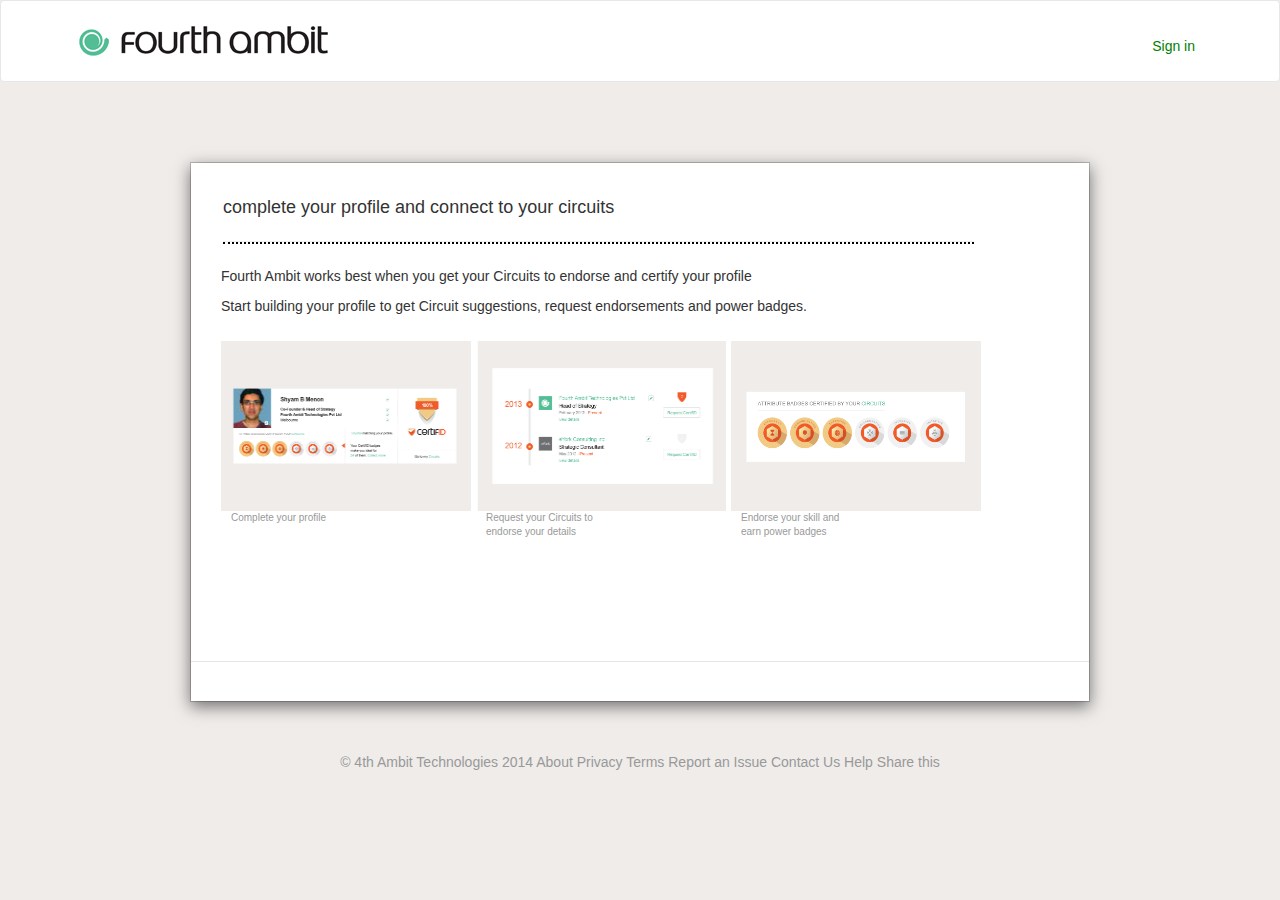
<file: inner_page.html>
<!DOCTYPE html>
<html lang="en">
  <head>
    <meta charset="utf-8">
    <meta http-equiv="X-UA-Compatible" content="IE=edge">
    <meta name="viewport" content="width=device-width, initial-scale=1">
    <meta name="description" content="">
    <meta name="Acube" content="">
    <link rel="shortcut icon" href="/ico/favicon.ico">

    <title>Ambit Responsive</title>

    <!-- Bootstrap core CSS -->
    <link href="css/bootstrap.min.css" rel="stylesheet">
	<!-- for ambit -->	
	<link href="css/ambit.css" rel="stylesheet">

  </head>

  <body>
	<div class="navbar navbar-default navbar-top" role="navigation">
		<div class="container">
		   <div class="navbar-header">
			 <button type="button" class="navbar-toggle" data-toggle="collapse" data-target=".navbar-collapse">
			   <span class="sr-only">Toggle navigation</span>
			   <span class="icon-bar"></span>
			   <span class="icon-bar"></span>
			   <span class="icon-bar"></span>
			 </button>
			<a href="index.html"><div id="logo" ></div></a>
		   </div>
		   <div class="navbar-collapse collapse">
				<ul class="nav navbar-nav navbar-right">
					<li><a href="#">Sign in</a></li>
				</ul>	
		   </div><!--/.nav-collapse -->
		</div>
	</div>





			<!-- Modal -->
			
			  <div class="modal-dialog">
				<div class="modal-content">
				  <div class="modal-header">
					<h4 class="modal-title" id="myModalLabel">
					   complete your profile and connect to your circuits
					  <hr>
					</h4>
				  </div>
				  <div class="modal-body">
				<p>Fourth Ambit works best when you get your Circuits to endorse and certify your profile</p>
				<p>Start building your profile to get Circuit suggestions, request endorsements and power badges.</p>
				<div class="windowholder1">
					<img class="img-slide" src="images/window1.png" height="170px" width="250px"><p class="ex">Complete your profile</p></div>
				<div class="windowholder2">	<img class="img-slide" src="images/window2.png" height="170px" width="250px"><p class="ex">Request your Circuits to
endorse your details</p></div>
				<div class="windowholder3">	<img class="img-slide" src="images/window3.png" height="170px" width="250px"><p class="ex">Endorse your skill and
earn power badges</p></div>
				
				  </div>
				  <div class="modal-footer">
				  </div>
				</div>
			  </div>
			





















    <div id="footer">
      <div class="container">
        <p class="text-muted">&copy; 4th Ambit Technologies 2014 About Privacy Terms Report an Issue Contact Us Help Share this</p>
      </div>
    </div>










    <!-- Bootstrap core JavaScript  -->

	<script type="text/javascript" src="js/jquery-1.10.2.min.js"></script>
    <script type="text/javascript" src="js/bootstrap.min.js"></script>

    <!-- Placed at the end of the document so the pages load faster -->
	
  </body>
</html>
</file>
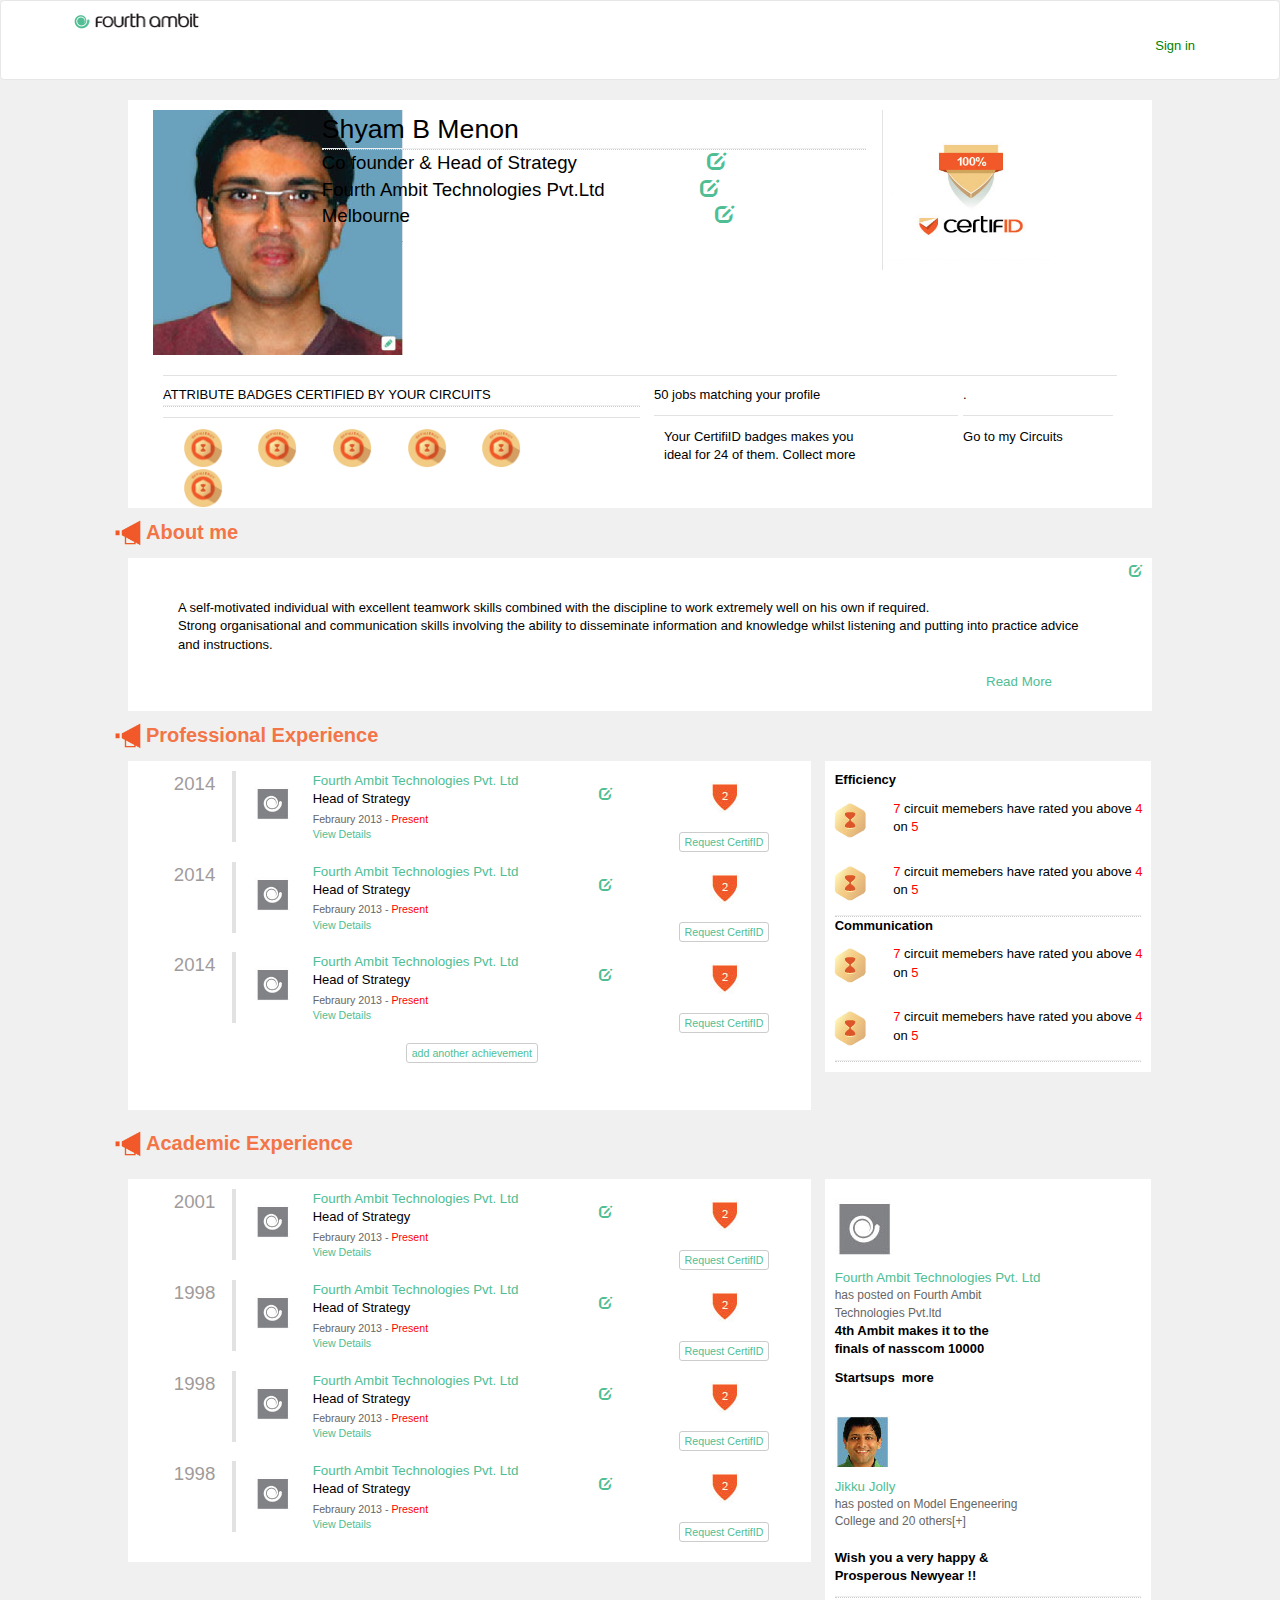
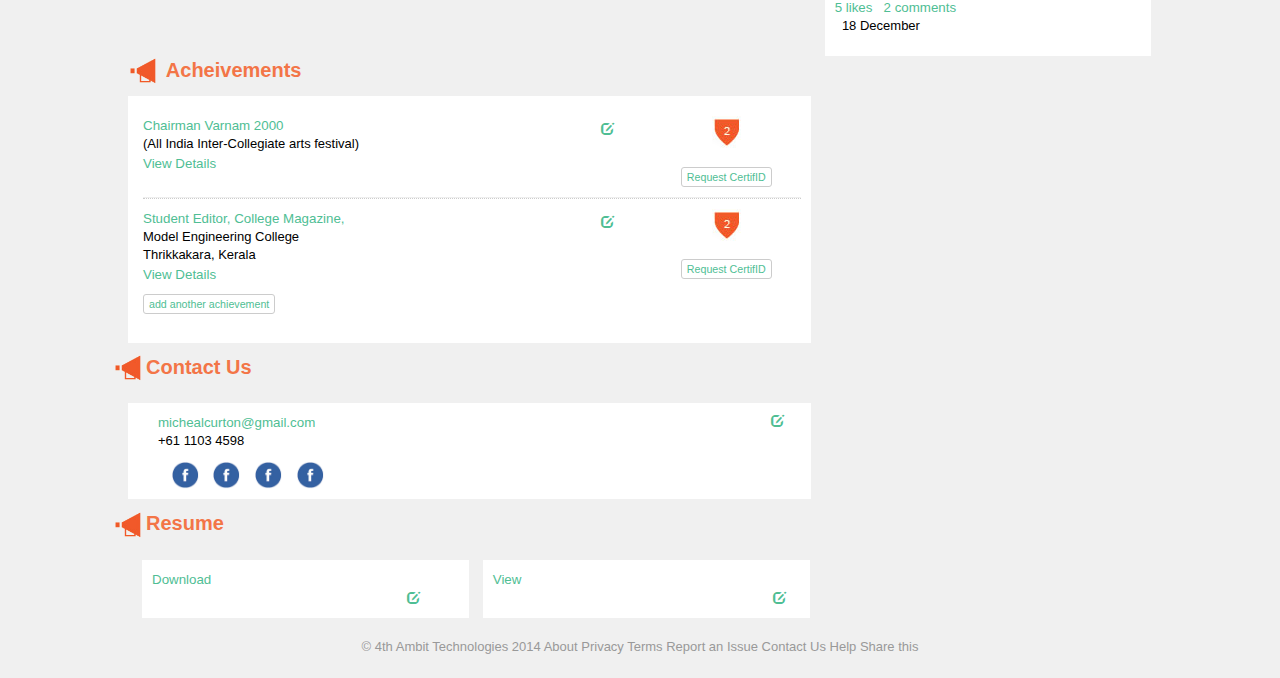
<file: inner_page2.html>
<!DOCTYPE html>
<html lang="en">
  <head>
    <meta charset="utf-8">
    <meta http-equiv="X-UA-Compatible" content="IE=edge">
    <meta name="viewport" content="width=device-width, initial-scale=1">
    <meta name="description" content="">
    <meta name="Acube" content="">
    <link rel="shortcut icon" href="/ico/favicon.ico">

    <title>Ambit Responsive</title>

    <!-- Bootstrap core CSS -->
    <link href="css/bootstrap.min.css" rel="stylesheet">
	<!-- for ambit -->	
	<link href="css/newambit.css" rel="stylesheet">

  </head>

  <body>
	<div class="navbar navbar-default navbar-top" role="navigation">
		<div class="container">
		   <div class="navbar-header">
			 <button type="button" class="navbar-toggle" data-toggle="collapse" data-target=".navbar-collapse">
			   <span class="sr-only">Toggle navigation</span>
			   <span class="icon-bar"></span>
			   <span class="icon-bar"></span>
			   <span class="icon-bar"></span>
			 </button>
			<a href="index.html"><div id="logo" ></div></a>
		   </div>
		   <div class="navbar-collapse collapse">
				<ul class="nav navbar-nav navbar-right">
					<li><a href="#">Sign in</a></li>
				</ul>	
		   </div><!--/.nav-collapse -->
		</div>
	</div>
	<div class="container nopadding">
		<div class="row">
			  <div class="col-md-2"><img src="images/profileimage.jpg"/></div>
			  <div class="col-md-7"><div class="hugefont">Shyam B  Menon</div><hr>
				  <div class="blackfontbig">Co founder & Head of Strategy
				  		<i style="padding-left:125px" class="glyphicon glyphicon-edit white"></i>
					</div>
				  <div class="blackfontbig">Fourth Ambit Technologies Pvt.Ltd
				  		<i style="padding-left:90px" class="glyphicon glyphicon-edit white"></i>
				  </div>
				  <div class="blackfontbig">Melbourne
				  		<i style="padding-left:300px" class="glyphicon glyphicon-edit white"></i>
				  </div>
			  </div>
			  <div class="col-md-3"><div class="headertimeline"></div><img src="images/certificate.jpg" height="140" width="160"/></div>
		</div>
		<!------------------------------------------------>
		<div class="col-md-12 greyLgt border-bottom-lgtGrey padTopBtm10">
		</div>
<div class="row">
	<div class="col-md-12">
	  <div class="col-md-6 greyLgt border-bottom-lgtGrey padTopBtm10">
	  	<div class="blackfont">ATTRIBUTE BADGES CERTIFIED BY YOUR CIRCUITS</div><hr>
	  </div>
	  <div class="col-md-4 greyLgt border-bottom-lgtGrey padTopBtm10">
	     <div class="blackfont">50 jobs matching your profile</div>
	  </div>
	  <div class="col-md-2 greyLgt border-bottom-lgtGrey padTopBtm10">.</div>
	</div>
	<div class="col-md-12">
	  <div class="col-md-6">
	    <div class="paddingtop"></div>
		   <div class="col-md-2">
		   <img src="images/badges.png" style="max-width: 40px;" class="img-responsive">
		   </div>	
		   <div class="col-md-2">
			<img src="images/badges.png" style="max-width: 40px;" class="img-responsive">
		   </div>
		   <div class="col-md-2">
			<img src="images/badges.png" style="max-width: 40px;" class="img-responsive">
		   </div>
		   <div class="col-md-2">
			<img src="images/badges.png" style="max-width: 40px;" class="img-responsive">
		   </div>
		   <div class="col-md-2">
			<img src="images/badges.png" style="max-width: 40px;" class="img-responsive">
		   </div>
		   <div class="col-md-2">
			<img src="images/badges.png" style="max-width: 40px;" class="img-responsive">
		   </div>
	     </div>
	  <div class="col-md-4">
	  		<div class="blackfont">
				Your CertifiID badges makes you 
			</div>
			<div class="blackfont">
				ideal for 24 of them. Collect more
			</div>
	  </div>
	  <div style="padding-top:10px" class="col-md-2">
	  	<div class="blackfont">
			Go to my Circuits
		</div>	
	  </div>
	</div>
</div>
		<!------------------------------------------------>
		
	</div>
	<div class="containertransparent" style="padding: 10px 105px  10px;">	
		<div class="tbl-cell certifidCol fBold f20 padlft9"><img src="images/3.png" width="32" height="30">About me</div>
	</div>
	<div class="container" style="padding: 0px 15px 0;">
		<div class="row">
			<div class="col-md-12" style="padding: 5px 10px 0px 0px;" align="right">
				<i class="glyphicon glyphicon-edit white"></i>
			</div>
			  <div class="col-md-12" style="padding: 17px 50px 17px 50px;">
				  <div class="blackfont">
				  A self-motivated individual with excellent teamwork skills combined with the discipline to work extremely well on his own if required. <div>Strong organisational and communication skills involving the ability to disseminate information and knowledge whilst listening and putting into practice advice and instructions.</div>
				  </div>
			  </div>
			<div class="col-md-12" style="padding: 0px 100px 20px 0px;" align="right">
				<div class="greenfont">Read More</div>
			</div>  
		</div>
	</div>
	<div class="containertransparent" style="padding: 10px 105px  0px;">	
		<div class="tbl-cell certifidCol fBold f20 padlft9">
			<img src="images/3.png" width="32" height="30">Professional Experience
		</div>
	</div>

	<div class="container trans">
		<div class="row">
			  <div class="col-md-8 ">
				  <div class="row">
					<div class="col-md-2">
						  <div  class="largefont">2014</div>
					  </div> <!--col-md-2-->
					<div class="col-md-1">
						  <div  class="largefont"><img src="images/roundlogo.jpg" height="35" width="35"></div>
					 </div> <!--col-md-1-->    
					<div class="col-md-5 timeline timeimage">
						<div class="greenfont">
							Fourth Ambit Technologies Pvt. Ltd<br>
						</div>	
						<div class="blackfont">
							Head of Strategy<br>
						</div>	
						<div class="greyfont">
							Febraury 2013 - <span style="color:red">Present</span>
						</div>
						<div class="hyperlinkfont">
							View Details
						</div>	
					</div>
					<div class="col-md-1"><i class="glyphicon glyphicon-edit white"></i></div>
						<div class="col-md-3" align="center">
							<img src="images/smallbadge.jpg"><br><br>
							<button type="button" class="btn btn-default btn-xs">
							   <div class="buttongreenfont">Request CertifID</div>
							 </button>
						</div>
				  </div>
				  <!------Second Year goes here------
-->	
				  <div class="row">
					<div class="col-md-2">
						  <div  class="largefont">2014</div>
					  </div> <!--col-md-2-->
					<div class="col-md-1">
						  <div  class="largefont"><img src="images/roundlogo.jpg" height="35" width="35"></div>
					  </div> <!--col-md-1-->  
  
					<div class="col-md-5 timeline">
						<div class="greenfont">
							Fourth Ambit Technologies Pvt. Ltd<br>
						</div>	
						<div class="blackfont">
							Head of Strategy<br>
						</div>	
						<div class="greyfont">
							Febraury 2013 - <span style="color:red">Present</span>
						</div>
						<div class="hyperlinkfont">
							View Details
						</div>	
					</div>
					<div class="col-md-1"><i class="glyphicon glyphicon-edit white"></i></div>
						<div class="col-md-3" align="center">
							<img src="images/smallbadge.jpg"><br><br>
							<button type="button" class="btn btn-default btn-xs">
							   <div class="buttongreenfont">Request CertifID</div>
							 </button>
						</div>
				  </div> 
				 <!-- -----------Third Year Starts Here----------------->
				  				  <div class="row">
					<div class="col-md-2">
						  <div  class="largefont">2014</div>
					  </div> <!--col-md-2-->
					<div class="col-md-1">
						  <div  class="largefont"><img src="images/roundlogo.jpg" height="35" width="35"></div>
					  </div> <!--col-md-1-->  
  
					<div class="col-md-5 timeline">
						<div class="greenfont">
							Fourth Ambit Technologies Pvt. Ltd<br>
						</div>	
						<div class="blackfont">
							Head of Strategy<br>
						</div>	
						<div class="greyfont">
							Febraury 2013 - <span style="color:red">Present</span>
						</div>
						<div class="hyperlinkfont">
							View Details
						</div>	
					</div>
					<div class="col-md-1"><i class="glyphicon glyphicon-edit white"></i></div>
						<div class="col-md-3" align="center">
							<img src="images/smallbadge.jpg"><br><br>
							<button type="button" class="btn btn-default btn-xs">
							   <div class="buttongreenfont">Request CertifID</div>
							 </button>
						</div>
				  </div> 
				 <!-- ------------Third Year Ends Here---------------->
					  <div align="center">
						  <button type="button" class="btn btn-default btn-xs">
								   <div class="buttongreenfont">add another achievement</div>
							</button>
					   </div><br><br>
				  <!------Second Year Ends here------		 --> 
			  </div>
			   <div class="col-md-4">
			    <div class="row">
					<div class="col-md-12">
					  <b>Efficiency</b>	
					</div>
				</div>	
				<div class="col-md-3">
					<div class="row">	
					 <img src="images/trophy.png">
					</div>		
				</div>
				<div class="col-md-9">
					<div class="row">
					  <div class="blackfont"><font color="#FF0000">7</font> circuit memebers have rated you above<font color="#FF0000"> 4</font> on <font color="#FF0000">			                         5</font></div>
					</div>	
				</div>
				<div class="col-md-12">
					<div class="row">
						<b></b>	
					</div>
				</div>	
				<div class="col-md-3">
					<div class="row">	
					 <img src="images/trophy.png">
					</div>		
				</div>
				<div class="col-md-9">
					<div class="row show-grid">
					  <div class="blackfont"><font color="#FF0000">7</font> circuit memebers have rated you above<font color="#FF0000"> 4</font> on <font color="#FF0000">			                         5</font></div>
					</div>	
				</div><hr>
<!--			SECOND CONTAINER ITEMS GOES HERE -->				
				<div class="col-md-12">
					<div class="row show-grid">
						<b>Communication</b>	
					</div>
				</div>	
				<div class="col-md-3">
					<div class="row show-grid">	
					 <img src="images/trophy.png">
					</div>		
				</div>
				<div class="col-md-9">
					<div class="row show-grid">
					  <div class="blackfont"><font color="#FF0000">7</font> circuit memebers have rated you above<font color="#FF0000"> 4</font> on <font color="#FF0000">			                         5</font></div>
					</div>	
				</div>				
				
				<div class="col-md-12">
					<div class="row show-grid">
						<b></b>	
					</div>
				</div>	
				<div class="col-md-3">
					<div class="row show-grid">	
					 <img src="images/trophy.png">
					</div>		
				</div>
				<div class="col-md-9">
					<div class="row show-grid">
					  <div class="blackfont"><font color="#FF0000">7</font> circuit memebers have rated you above<font color="#FF0000"> 4</font> on <font color="#FF0000">			                         5</font></div>
					</div>	
				</div><hr>
				
<!--				SECOND CONTAINER ITEMS ENDS HERE
-->					
				
										
			  </div>
	    </div>

			  
	    </div>
	</div>	
	<br>
<!--	ACADEMIC EXPERINCE GOES HERE -->	
	<div class="containertransparent" style="padding: 0px 105px  10px;">	
		<div class="tbl-cell certifidCol fBold f20 padlft9"><img src="images/3.png" width="32" height="30">Academic Experience</div>
	</div>	
	<div class="container trans">
		<div class="row">
			  <div class="col-md-8"> 
				  <div class="row">
					<div class="col-md-2">
						  <div  class="largefont">2001</div>
					  </div> <!--col-md-2-->
					  <div class="col-md-1">
						  <div  class="largefont"><img src="images/roundlogo.jpg" width="35" height="35"></div>
					  </div> <!--col-md-1-->
						<div class="col-md-5 timeline">
							<div class="greenfont">
								Fourth Ambit Technologies Pvt. Ltd<br>
							</div>	
							<div class="blackfont">
								Head of Strategy<br>
							</div>	
							<div class="greyfont">
								Febraury 2013 - <span style="color:red">Present</span>
							</div>
							<div class="hyperlinkfont">
								View Details
							</div>	
						</div>

					<div class="col-md-1"><i class="glyphicon glyphicon-edit white"></i></div>
						<div class="col-md-3" align="center">
							<img src="images/smallbadge.jpg"><br><br>
							<button type="button" class="btn btn-default btn-xs">
							   <div class="buttongreenfont">Request CertifID</div>
							 </button>
						</div>
				  </div>
				  <!------Second Year goes here------
-->	
				  <div class="row">
					<div class="col-md-2">
						  <div  class="largefont">1998</div>
					  </div> <!--col-md-2-->
					  <div class="col-md-1">
						  <div  class="largefont"><img src="images/roundlogo.jpg" width="35" height="35"></div>
					  </div> <!--col-md-1-->
								<div class="col-md-5 timeline">
									<div class="greenfont">
										Fourth Ambit Technologies Pvt. Ltd<br>
									</div>	
									<div class="blackfont">
										Head of Strategy<br>
									</div>	
									<div class="greyfont">
										Febraury 2013 - <span style="color:red">Present</span>
									</div>
									<div class="hyperlinkfont">
										View Details
									</div>	
								</div>

					<div class="col-md-1"><i class="glyphicon glyphicon-edit white"></i></div>
						 <div class="col-md-3" align="center">
							<img src="images/smallbadge.jpg"><br><br>
							<button type="button" class="btn btn-default btn-xs">
							   <div class="buttongreenfont">Request CertifID</div>
							 </button>
						</div>
				  </div> 
				  <!------Second Year Ends here------		 --> 
				 <!-- ------------------Third Year Starts Here------------------------------->
				 				  <div class="row">
					<div class="col-md-2">
						  <div  class="largefont">1998</div>
					  </div> <!--col-md-2-->
					  <div class="col-md-1">
						  <div  class="largefont"><img src="images/roundlogo.jpg" width="35" height="35"></div>
					  </div> <!--col-md-1-->
								<div class="col-md-5 timeline">
									<div class="greenfont">
										Fourth Ambit Technologies Pvt. Ltd<br>
									</div>	
									<div class="blackfont">
										Head of Strategy<br>
									</div>	
									<div class="greyfont">
										Febraury 2013 - <span style="color:red">Present</span>
									</div>
									<div class="hyperlinkfont">
										View Details
									</div>	
								</div>

					<div class="col-md-1"><i class="glyphicon glyphicon-edit white"></i></div>
						 <div class="col-md-3" align="center">
							<img src="images/smallbadge.jpg"><br><br>
							<button type="button" class="btn btn-default btn-xs">
							   <div class="buttongreenfont">Request CertifID</div>
							 </button>
						</div>
				  </div> 
				 
				 <!-- ------------------Third Year Ends Here------------------------------->
	<!-- -----------------------------FOURTH YEAR STARTS HERE----------------------------------------- -->				 
				 				  <div class="row">
					<div class="col-md-2">
						  <div  class="largefont">1998</div>
					  </div> <!--col-md-2-->
					  <div class="col-md-1">
						  <div  class="largefont"><img src="images/roundlogo.jpg" width="35" height="35"></div>
					  </div> <!--col-md-1-->
								<div class="col-md-5 timeline">
									<div class="greenfont">
										Fourth Ambit Technologies Pvt. Ltd<br>
									</div>	
									<div class="blackfont">
										Head of Strategy<br>
									</div>	
									<div class="greyfont">
										Febraury 2013 - <span style="color:red">Present</span>
									</div>
									<div class="hyperlinkfont">
										View Details
									</div>	
								</div>

					<div class="col-md-1"><i class="glyphicon glyphicon-edit white"></i></div>
						 <div class="col-md-3" align="center">
							<img src="images/smallbadge.jpg"><br><br>
							<button type="button" class="btn btn-default btn-xs">
							   <div class="buttongreenfont">Request CertifID</div>
							 </button>
						</div>
				  </div> 
<!--				  -----------------------------FOURTH YEAR ENDS HERE----------------------------------------- -->			 
				 </div>
	

			  
			  <div class="col-md-4">
			    <div class="row">
					<div class="col-md-12"><div class="paddingtop"></div>
						  <b><img src="images/roundlogo.jpg"></b>	<p>
						  <div class="greenfont">Fourth Ambit Technologies Pvt. Ltd</div>
						  <div class="blackfontnormal">has posted on Fourth Ambit</div>
						  <div class="blackfontnormal">Technologies Pvt.ltd</div>
						  <b>4th Ambit makes it to the<p> finals of nasscom 10000</p><p> Startsups&nbsp;&nbsp;more</p></b>
					</div>
					<div class="col-md-12"><br>
					  <b><img src="images/jikkujolly.jpg"></b>	<p>
					  <div class="greenfont">Jikku Jolly</div>
					  <div class="blackfontnormal">has posted on Model Engeneering</div>
					  <div class="blackfontnormal">College and 20 others[+]</div><br>
					  <b>Wish you a very happy &<p> Prosperous Newyear !!</p></b><hr>
					  <div class="greenfont">5 likes &nbsp;&nbsp;2 comments</div>&nbsp;&nbsp;18 December</p>
					</div>
				</div>	 
			  </div>
			  
				
<!--				SECOND CONTAINER ITEMS ENDS HERE
-->					
				
										
			  </div>
	    </div>

			  
	    </div>
	</div>			
<!--	ACADEMIC EXPERINCE ENDS HERE -->
 <div class="col-md-12"> 
	<div class="containertransparent" style="padding: 0px 105px  10px;">	
		<div class="tbl-cell certifidCol fBold f20 padlft9">
		   <img src="images/3.png" width="32" height="30"> Acheivements
		</div>
	</div> 
 </div>
	<div class="container trans">
		<div class="row">
			  <div class="col-md-8"> 
				  <div class="row">
				    <div class="col-md-8">
						<div class="greenfont">Chairman Varnam 2000</div>
						(All India Inter-Collegiate arts festival)
						<div class="greenfont">View Details</div>
					</div>					<div class="col-md-1"><i class="glyphicon glyphicon-edit white"></i></div>
					<div class="col-md-3" align="center">
						<img src="images/smallbadge.jpg"><br><br>
						<button type="button" class="btn btn-default btn-xs">
						   <div class="buttongreenfont">Request CertifID</div>
						 </button>
					</div>
				  </div>
				  <hr>
				  <!------Second Year goes here-------->	
				  <div class="row">

					<div class="col-md-8">
						<div class="greenfont">Student Editor, College Magazine,</div>
						Model Engineering College<br>
						Thrikkakara, Kerala
						<div class="greenfont">View Details</div>
					</div>
					<div class="col-md-1"><i class="glyphicon glyphicon-edit white"></i></div>
					<div class="col-md-3" align="center"> 
						<img src="images/smallbadge.jpg"><br><br>
						<button type="button" class="btn btn-default btn-xs">
						   <div class="buttongreenfont">Request CertifID</div>
						 </button>
	 				
					</div>
				  </div> 
					<button type="button" class="btn btn-default btn-xs">
						   <div class="buttongreenfont">add another achievement</div>
					</button><br><br>
				  <!------Second Year Ends here------		 --> 

			  </div>
		</div>
	</div>	
<!-- CONTACT US PAGE STARTS HERE-->	
<div class="containertransparent" style="padding: 10px 105px  10px;">	
   <div class="tbl-cell certifidCol fBold f20 padlft9">
	 <img src="images/3.png" width="32" height="30">Contact Us
   </div>
</div>
<div class="container trans">
	<div class="row">
	  <div class="col-md-8"> 
		 <div class="col-md-10"> 
			<div class="greenfont">michealcurton@gmail.com</div>
		  </div>
		 <div class="col-md-2" align="right"> 
			<i class="glyphicon glyphicon-edit white"></i>
		 </div>
		 <!--SECOND LINES GOES HERE-->
		 <div class="col-md-10"> 
			<div class="blackfont">+61 1103 4598</div>
		  </div>
		 <div class="col-md-2" align="right"> 
			
		 </div>
		<!--SECOND LINES ENDS HERE-->
		
		 <!--THIRD LINES GOES HERE-->
		 <div class="col-md-5" style="padding-left: 23px;"><div class="paddingtop"></div> 
		    <div class="col-md-2">
			  <img src="images/socialicon.png" height="28" width="28">
		    </div>
			<div class="col-md-2">
			  <img src="images/socialicon.png" height="28" width="28">
		    </div>
			<div class="col-md-2">
			  <img src="images/socialicon.png" height="28" width="28">
		    </div>
			<div class="col-md-2">
			  <img src="images/socialicon.png" height="28" width="28">
		    </div>
		  </div>
		 <div class="col-md-2" align="right"> 
			
		 </div>
		<!--THIRD LINES ENDS HERE-->		
	  </div>
	 </div> 		  
</div>	
	
<!-- CONTACT US PAGE ENDS HERE-->	

<div class="containertransparent" style="padding: 10px 105px  10px;">	
   <div class="tbl-cell certifidCol fBold f20 padlft9">
	 <img src="images/3.png" width="32" height="30">Resume
   </div>
</div>


			  
 
</div>
<div class="container trans">
	<div class="row">
	  <div class="col-md-4"> 
			<div class="greenfont">Download<i style="padding-left:255px" class="glyphicon glyphicon-edit white"></i></div>
	  </div>
	  <div class="col-md-4"> 
			<div class="greenfont">View<i style="padding-left:280px" class="glyphicon glyphicon-edit white"></i></div>
	  </div>
	 </div> 		  
</div>		
	
	
			  
			  
			  	
	
    <div id="footer">
      <div class="container">
        <p class="text-muted">&copy; 4th Ambit Technologies 2014 About Privacy Terms Report an Issue Contact Us Help Share this</p>
      </div>
    </div>
    <!-- Bootstrap core JavaScript  -->

	<script type="text/javascript" src="js/jquery-1.10.2.min.js"></script>
    <script type="text/javascript" src="js/bootstrap.min.js"></script>

    <!-- Placed at the end of the document so the pages load faster -->
	
  </body>
</html>
</file>
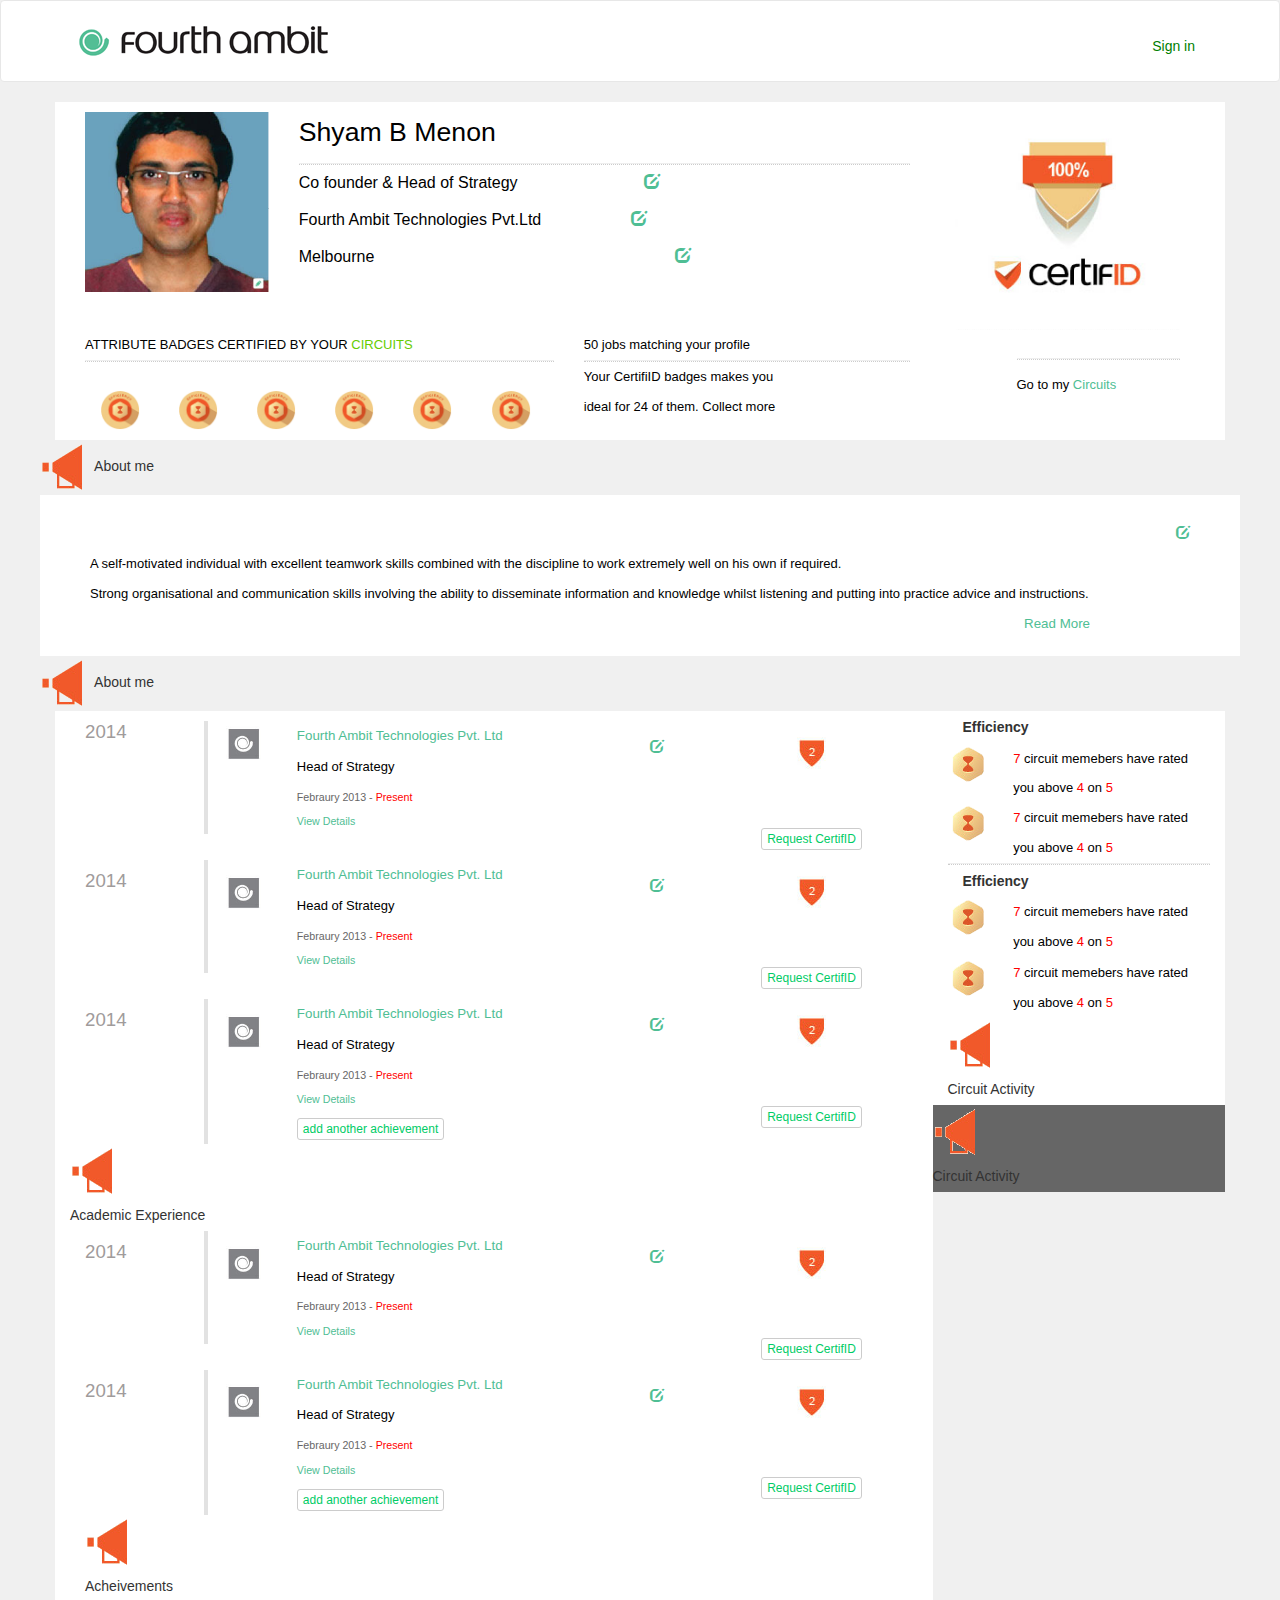
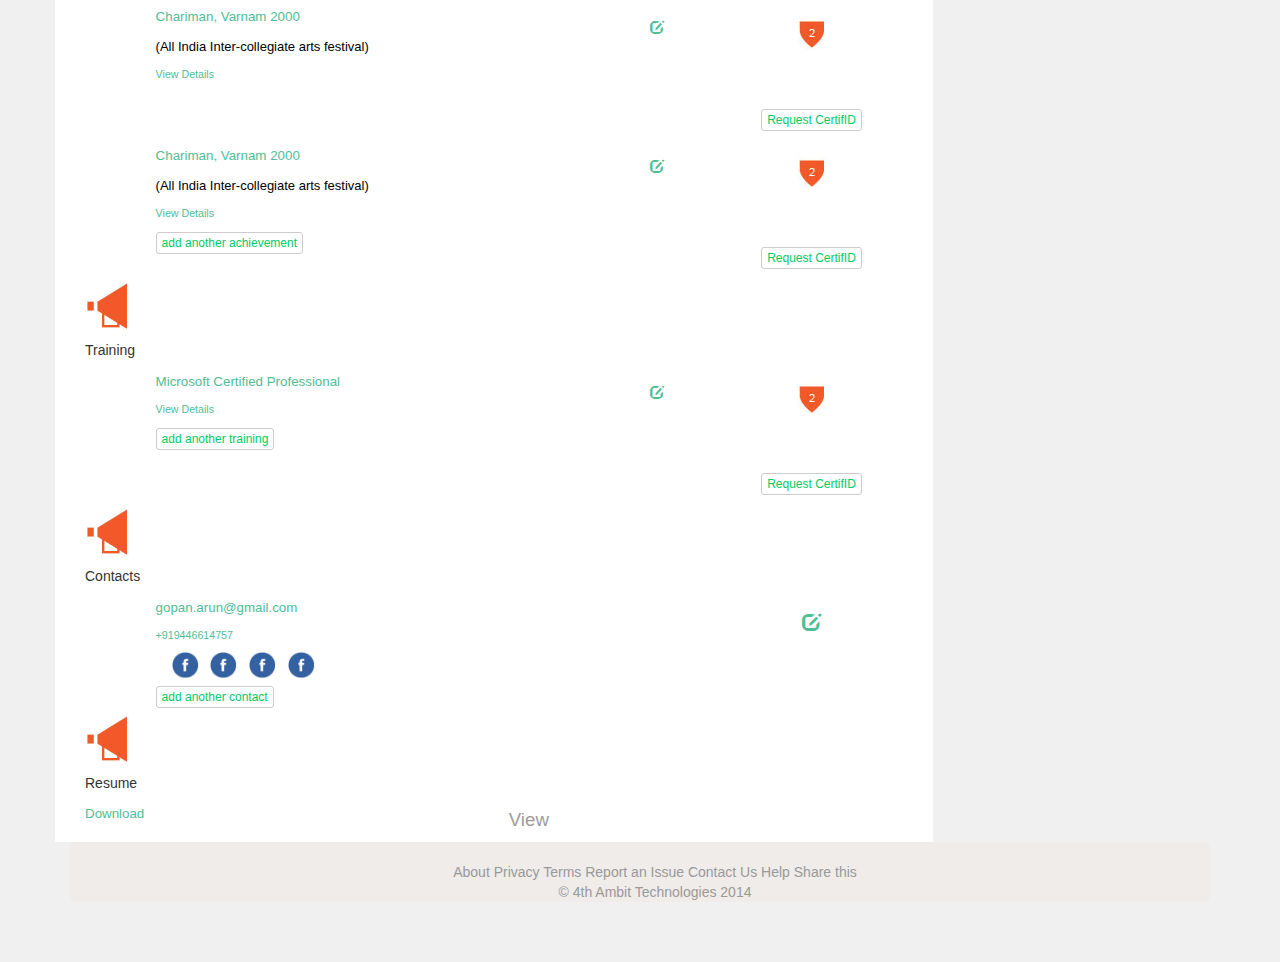
<file: inner_page_exp.html>
<!DOCTYPE html>
<html lang="en">
  <head>
    <meta charset="utf-8">
    <meta http-equiv="X-UA-Compatible" content="IE=edge">
    <meta name="viewport" content="width=device-width, initial-scale=1">
    <meta name="description" content="">
    <meta name="Acube" content="">
    <link rel="shortcut icon" href="/ico/favicon.ico">

    <title>Ambit Responsive</title>
    <!-- Bootstrap core CSS -->
    <link href="css/bootstrap.min.css" rel="stylesheet">
	<!-- for ambit -->	
	<link href="css/ambit.css" rel="stylesheet">
	<link href="css/profile.css" rel="stylesheet">

  </head>

  <body>
	<div class="navbar navbar-default navbar-top" role="navigation">
		<div class="container">
		   <div class="navbar-header">
			 <button type="button" class="navbar-toggle" data-toggle="collapse" data-target=".navbar-collapse">
			   <span class="sr-only">Toggle navigation</span>
			   <span class="icon-bar"></span>
			   <span class="icon-bar"></span>
			   <span class="icon-bar"></span>
			 </button>
			<a href="index.html"><div id="logo" ></div></a>
		   </div>
		   <div class="navbar-collapse collapse">
				<ul class="nav navbar-nav navbar-right">
					<li><a href="#">Sign in</a></li>
				</ul>	
		   </div><!--/.nav-collapse -->
		</div>
	</div>













 		<div class="container">
			<div class="row" >
				<div class="col-sm-12 col-md-12 col-lg-12 form-container" >	


<div class="col-sm-9 col-md-9 col-lg-9"  >	
	<div class="row" >
		<div class="col-sm-3 col-md-3 col-lg-3 profile_photo"  >	
<img src="images/profileimage.jpg" class="img-responsive"/>
		</div>
		<div class="col-sm-9 col-md-9 col-lg-9 profile_head_info"  >
			<div class="row" >	
				<div class="col-sm-12 col-md-12 col-lg-12 profile_head_name"  >	
					<div class="hugefont">Shyam B  Menon</div><hr>
				</div>
				
			</div>


			<div class="row" >
				<div class="col-sm-12 col-md-12 col-lg-12 profile_head_desc"  >	
					<div class="blackfontbig">Co founder & Head of Strategy
				  		<i style="padding-left: 20%;" class="glyphicon glyphicon-edit white"></i>
					</div>
					<div class="blackfontbig">Fourth Ambit Technologies Pvt.Ltd
				  		<i style="padding-left:14%" class="glyphicon glyphicon-edit white"></i>
				    </div>
					<div class="blackfontbig">Melbourne 
				  		<i style="padding-left:48.5%" class="glyphicon glyphicon-edit white"></i>
				    </div>
				</div>
			</div>

		</div>
	</div>
</div>
<div class="col-sm-3 col-md-3 col-lg-3" >	
		<div class="col-sm-12 col-md-12 col-lg-12 green"  >	
			<img src="images/certificate.jpg" class="img-responsive"/>
		</div>
</div>
		

<div class="col-sm-9 col-md-9 col-lg-9"  >	
	<div class="row" >
		<div class="col-sm-7 col-md-7 col-lg-7 badge_container"  >	
			<div class="row" >
				<div class="col-sm-12 col-md-12 col-lg-12 badge_desc"  >	
					<div class="blackfont">ATTRIBUTE BADGES CERTIFIED BY YOUR <font color="#66CC00">CIRCUITS</font></div><hr>
				</div>
			</div>
			<div class="row" >
				<div class="col-sm-12 col-md-12 col-lg-12 badge_img"  >	
				   <div class="paddingtop"></div>
				   <div class="col-md-2">
				   <img src="images/badges.png" style="max-width: 40px;" class="img-responsive">
				   </div>	
				   <div class="col-md-2">
					<img src="images/badges.png" style="max-width: 40px;" class="img-responsive">
				   </div>
				   <div class="col-md-2">
					<img src="images/badges.png" style="max-width: 40px;" class="img-responsive">
				   </div>
				   <div class="col-md-2">
					<img src="images/badges.png" style="max-width: 40px;" class="img-responsive">
				   </div>
				   <div class="col-md-2">
					<img src="images/badges.png" style="max-width: 40px;" class="img-responsive">
				   </div>
				   <div class="col-md-2">
					<img src="images/badges.png" style="max-width: 40px;" class="img-responsive">
				   </div>
				</div>		
			</div>		
		</div>
		<div class="col-sm-5 col-md-5 col-lg-5 "  >	
			<div class="row" >
				<div class="col-sm-12 col-md-12 col-lg-12 jobs"  >	
					<div class="blackfont">50 jobs matching your profile</div><hr>
				</div>
			</div>
			<div class="row" >
				<div class="col-sm-12 col-md-12 col-lg-12 certified_badge"  >	
					<div class="blackfont">
						Your CertifiID badges makes you 
					</div>
					<div class="blackfont">
						ideal for 24 of them. Collect more
					</div>
				</div>		
			</div>	
		</div>
	</div>
</div>
<div class="col-sm-3 col-md-3 col-lg-3" >	
		<div class="col-sm-12 col-md-12 col-lg-12 my_circuits"  >	
			<div class="blackfont"><hr><div class="paddingtop">
				Go to my <font color="#4fbe94">Circuits</font>
			</div>
		</div>
</div>
		




				</div>
			</div>
				
			<div class="row" >
				<div class="">
					<img src="images/3.png"></img>	About me
				</div>
			</div>
			<div class="row" >
				<div class="col-sm-12 col-md-12 col-lg-12 form-container"  style="padding: 17px 50px 17px 50px;" >	
				<div class="col-md-12" style="padding: 5px 0px 0px 0px;" align="right">
					<i class="glyphicon glyphicon-edit white"></i>
			    </div>
					<div class="blackfont">
				  A self-motivated individual with excellent teamwork skills combined with the discipline to work extremely well on his own if required. <div>Strong organisational and communication skills involving the ability to disseminate information and knowledge whilst listening and putting into practice advice and instructions.</div>
				    </div>	
					<div class="col-md-12" style="padding: 0px 100px 0px 0px;" align="right">
						<div class="greenfont">Read More</div>
					</div>
				</div>
			</div>
				
			<div class="row" >
				<div class="">
					<img src="images/3.png"></img>	About me
				</div>
			</div>

			<div class="row" ><!--row starts-->
				<div class="col-sm-12 col-md-12 col-lg-12 container" >	<!--12 col starts-->
				  <div style="background-color:#F6C">	<!--new container starts-->
					<div class="col-sm-12 col-md-9 col-lg-9" ><!--8 col starts-->
							<div class="col-md-2">
								<div  class="largefont">2014</div>
							</div> <!--col-md-2-->
							<div class="col-md-1"><div class="paddingtop"></div><!--PADDING ON TOP-->
								  <div  class="largefont"><img src="images/roundlogo.jpg" height="35" width="35"></div>
							 </div><div class="paddingtop"></div> 	
						 	<div class="col-md-5 timeline">
								<div class="greenfont">
									Fourth Ambit Technologies Pvt. Ltd<br>
								</div>	
								<div class="blackfont">
									Head of Strategy<br>
								</div>	
								<div class="greyfont">
									Febraury 2013 - <span style="color:red">Present</span>
								</div>
								<div class="hyperlinkfont">
									View Details
								</div>	
							</div><div class="paddingtop"></div><!--PADDING ON TOP-->
							<div class="col-md-1">
								  <i class="glyphicon glyphicon-edit white"></i>
							 </div>
							 <div class="col-md-3" align="center">
								  <div  class="largefont">
								  		<img src="images/smallbadge.jpg" ><br><br>
										<button type="button" class="btn btn-default btn-xs">
										   <div class="buttongreenfont">Request CertifID</div>
										</button>
								  </div>
							 </div>
<!-------------SECOND ITEMS STARTS HERE------------------->
		<div class="row">
			 
				<!----------------->
				<div class="col-md-12" ><!--8 col starts-->
					<div class="col-md-2">
								<div  class="largefont">2014</div>
							</div> <!--col-md-2-->
							<div class="col-md-1"><div class="paddingtop"></div><!--PADDING ON TOP-->
								  <div  class="largefont"><img src="images/roundlogo.jpg" height="35" width="35"></div>
							 </div> 	
						 	<div class="col-md-5 timeline timeimage">
								<div class="greenfont">
									Fourth Ambit Technologies Pvt. Ltd<br>
								</div>	
								<div class="blackfont">
									Head of Strategy<br>
								</div>	
								<div class="greyfont">
									Febraury 2013 - <span style="color:red">Present</span>
								</div>
								<div class="hyperlinkfont">
									View Details
								</div>	
							</div><div class="paddingtop"></div><!--PADDING ON TOP-->
							<div class="col-md-1">
								  <i class="glyphicon glyphicon-edit white"></i>
							 </div>
							 <div class="col-md-3" align="center">
								  <div  class="largefont">
								  		<img src="images/smallbadge.jpg" ><br><br>
										<button type="button" class="btn btn-default btn-xs">
										   <div class="buttongreenfont">Request CertifID</div>
										</button>
								  </div>
							 </div>
				</div>			
				<!----------------->
			 
		</div>	 
<!--------------SECOND ITEMS ENDS HERE------------------>
<!-------------THIRD ITEMS STARTS HERE------------------->
		<div class="row">
			 
				<!----------------->
				<div  class="col-md-12" ><!--8 col starts-->
					<div class="col-md-2">
								<div  class="largefont">2014</div>
							</div> <!--col-md-2-->
							<div class="col-md-1"><div class="paddingtop"></div><!--PADDING ON TOP-->
								  <div  class="largefont"><img src="images/roundlogo.jpg" height="35" width="35"></div>
							 </div> 	
						 	<div class="col-md-5 timeline timeimage">
								<div class="greenfont">
									Fourth Ambit Technologies Pvt. Ltd<br>
								</div>	
								<div class="blackfont">
									Head of Strategy<br>
								</div>	
								<div class="greyfont">
									Febraury 2013 - <span style="color:red">Present</span>
								</div>
								<div class="hyperlinkfont">
									View Details
								</div>
							<div><!-- acheivement button -->
								  	<button type="button" class="btn btn-default btn-xs">
								   		<div class="buttongreenfont">add another achievement</div>
									</button>
						    </div><!-- acheivement button -->	
							</div><div class="paddingtop"></div><!--PADDING ON TOP-->
							<div class="col-md-1">
								  <i class="glyphicon glyphicon-edit white"></i>
							 </div>
							 <div class="col-md-3" align="center">
								  <div  class="largefont">
								  		<img src="images/smallbadge.jpg" ><br><br>
										<button type="button" class="btn btn-default btn-xs">
										   <div class="buttongreenfont">Request CertifID</div>
										</button>
								  </div>
							 </div>
				</div>			
				<!----------------->
			 
		</div>	 
<!--------------THIRD ITEMS ENDS HERE------------------>


<!---- Icon holder----->
<div class="col-sm-12 col-md-12 col-lg-12 form-container" >
	<div class="row">
		<img src="images/3.png" class="img-responsive">Academic Experience
	</div>
</div>
<!---- Icon holder----->	
<!-------------Academic Experience STARTS HERE------------------->
		<div class="row">
			 
				<!----------------->
				<div class="col-md-12" ><!--8 col starts-->
					<div class="col-md-2">
								<div  class="largefont">2014</div>
							</div> <!--col-md-2-->
							<div class="col-md-1"><div class="paddingtop"></div><!--PADDING ON TOP-->
								  <div  class="largefont"><img src="images/roundlogo.jpg" height="35" width="35"></div>
							 </div> 	
						 	<div class="col-md-5 timeline timeimage">
								<div class="greenfont">
									Fourth Ambit Technologies Pvt. Ltd<br>
								</div>	
								<div class="blackfont">
									Head of Strategy<br>
								</div>	
								<div class="greyfont">
									Febraury 2013 - <span style="color:red">Present</span>
								</div>
								<div class="hyperlinkfont">
									View Details
								</div>	
							</div><div class="paddingtop"></div><!--PADDING ON TOP-->
							<div class="col-md-1">
								  <i class="glyphicon glyphicon-edit white"></i>
							 </div>
							 <div class="col-md-3" align="center">
								  <div  class="largefont">
								  		<img src="images/smallbadge.jpg" ><br><br>
										<button type="button" class="btn btn-default btn-xs">
										   <div class="buttongreenfont">Request CertifID</div>
										</button>
								  </div>
							 </div>
				</div>			
				<!----------------->
			 
		</div>	 
<!--------------Academic Experience ENDS HERE------------------>
<!-------------Academic Experience second STARTS HERE------------------->
		<div class="row">
			 
				<!----------------->
				<div  class="col-md-12" ><!--8 col starts-->
					<div class="col-md-2">
								<div  class="largefont">2014</div>
							</div> <!--col-md-2-->
							<div class="col-md-1"><div class="paddingtop"></div><!--PADDING ON TOP-->
								  <div  class="largefont"><img src="images/roundlogo.jpg" height="35" width="35"></div>
							 </div> 	
						 	<div class="col-md-5 timeline timeimage">
								<div class="greenfont">
									Fourth Ambit Technologies Pvt. Ltd<br>
								</div>	
								<div class="blackfont">
									Head of Strategy<br>
								</div>	
								<div class="greyfont">
									Febraury 2013 - <span style="color:red">Present</span>
								</div>
								<div class="hyperlinkfont">
									View Details
								</div>	
								  <div><!-- add another acheivement button -->
								  	<button type="button" class="btn btn-default btn-xs">
								   		<div class="buttongreenfont">add another achievement</div>
									</button>
								  </div><!-- acheivement button -->
							</div><div class="paddingtop"></div><!--PADDING ON TOP-->
							<div class="col-md-1">
								  <i class="glyphicon glyphicon-edit white"></i>
							 </div>
							 <div class="col-md-3" align="center">
								  <div  class="largefont">
								  		<img src="images/smallbadge.jpg" ><br><br>
										<button type="button" class="btn btn-default btn-xs">
										   <div class="buttongreenfont">Request CertifID</div>
										</button>
								  </div>
							 </div>
				</div>
							
				<!----------------->
			 
		</div>	 
<!--------------Academic Experience second ENDS HERE------------------>

<!---- Icon holder----->
<div class="col-sm-12 col-md-12 col-lg-12 form-container" >
	<img src="images/3.png" class="img-responsive">Acheivements
</div>
<!---- Icon holder----->	
<!-------------Acheivements STARTS HERE------------------->
		<div class="row">
			 
				<!------First Acheivements Starts Here----------->
				<div  class="col-md-12" ><!--8 col starts-->
							<div class="col-md-1">
							</div>
								
						 	<div class="col-md-7">
								<div class="greenfont">
									Chariman, Varnam 2000
								</div>	
								<div class="blackfont">
									(All India Inter-collegiate arts festival)
								</div>	
								<div class="hyperlinkfont">
									View Details
								</div>	
							</div><div class="paddingtop"></div><!--PADDING ON TOP-->
							<div class="col-md-1">
								  <i class="glyphicon glyphicon-edit white"></i>
							 </div>
							 <div class="col-md-3" align="center">
								  <div  class="largefont">
								  		<img src="images/smallbadge.jpg" ><br><br>
										<button type="button" class="btn btn-default btn-xs">
										   <div class="buttongreenfont">Request CertifID</div>
										</button>
								  </div>
							 </div>
				</div>			
				<!-------First Acheivements Ends Here---------->
				<!-----Second Acheivements Ends Here------------>
<div class="col-md-12" ><!--8 col starts-->
			<div class="col-md-1">
			</div>
				
			<div class="col-md-7">
				<div class="greenfont">
					Chariman, Varnam 2000
				</div>	
				<div class="blackfont">
					(All India Inter-collegiate arts festival)
				</div>	
				<div class="hyperlinkfont">
					View Details
				</div>
				<div><!-- add another acheivement button -->
					<button type="button" class="btn btn-default btn-xs">
						<div class="buttongreenfont">add another achievement</div>
					</button>
				</div><!-- acheivement button -->	
			</div><div class="paddingtop"></div><!--PADDING ON TOP-->
			<div class="col-md-1">
				  <i class="glyphicon glyphicon-edit white"></i>
			 </div>
			 <div class="col-md-3" align="center">
				  <div  class="largefont">
						<img src="images/smallbadge.jpg" ><br><br>
						<button type="button" class="btn btn-default btn-xs">
						   <div class="buttongreenfont">Request CertifID</div>
						</button>
				  </div>
			 </div>
</div>			
<!--------Second Acheivements Ends Here--------->
			 
		</div>	 
<!--------------Acheivements ENDS HERE------------------>


<!---- Icon holder----->
<div class="col-sm-12 col-md-12 col-lg-12 form-container" >
	<img src="images/3.png" class="img-responsive">Training
</div>
<!---- Icon holder----->
<!-------------TRAINING STARTS HERE------------------->
		<div class="row">
			 
				<!------Starts Here----------->
				<div class="col-md-12" ><!--8 col starts-->
							<div class="col-md-1">
							</div>
								
						 	<div class="col-md-7">
								<div class="greenfont">
									Microsoft Certified Professional
								</div>	
								<div class="hyperlinkfont">
									View Details
								</div>
								<div><!-- add another acheivement button -->
									<button type="button" class="btn btn-default btn-xs">
										<div class="buttongreenfont">add another training</div>
									</button>
								</div><!-- acheivement button -->	
							</div><div class="paddingtop"></div><!--PADDING ON TOP-->
							<div class="col-md-1">
								  <i class="glyphicon glyphicon-edit white"></i>
							 </div>
							 <div class="col-md-3" align="center">
								  <div  class="largefont">
								  		<img src="images/smallbadge.jpg" ><br><br>
										<button type="button" class="btn btn-default btn-xs">
										   <div class="buttongreenfont">Request CertifID</div>
										</button>
								  </div>
							 </div>
				</div>			
				<!------- Ends Here---------->
			 
		</div>	 
<!--------------TRAINING ENDS HERE------------------>
<!---- Icon holder----->
<div class="col-sm-12 col-md-12 col-lg-12 form-container" >
	<img src="images/3.png" class="img-responsive">Contacts
</div>
<!---- Icon holder----->
<!-------------CONTACTS STARTS HERE------------------->
		<div class="row">
			 
				<!------Starts Here----------->
				<div class="col-md-12" ><!--8 col starts-->
							<div class="col-md-1">
							</div>
								
						 	<div class="col-md-7">
								<div class="greenfont">
									gopan.arun@gmail.com
								</div>	
								<div class="hyperlinkfont">
									+919446614757
								</div>
								
								   <div class="col-md-1">
									  <img src="images/socialicon.png" height="28" width="28">
								   </div>
								   <div class="col-md-1">
									  <img src="images/socialicon.png" height="28" width="28">
								   </div>
								   <div class="col-md-1">
									  <img src="images/socialicon.png" height="28" width="28">
								   </div>
								   <div class="col-md-1">
									  <img src="images/socialicon.png" height="28" width="28">
								   </div>	  
								
								<div><br><!-- add another acheivement button -->
									<button type="button" class="btn btn-default btn-xs">
										<div class="buttongreenfont">add another contact</div>
									</button>
								</div><!-- acheivement button -->	
							</div><div class="paddingtop"></div><!--PADDING ON TOP-->
							<div class="col-md-1">
								  <div  class="largefont"></div>
							 </div>
							 <div class="col-md-3" align="center">
								  <div  class="largefont">
								  		<i class="glyphicon glyphicon-edit white"></i>
								  </div>
							 </div>
				</div>			
				<!------- Ends Here---------->
			 
		</div>	 
<!--------------CONTACTS ENDS HERE------------------>
<!---- Icon holder----->
<div class="col-sm-12 col-md-12 col-lg-12 form-container" >
	<img src="images/3.png" class="img-responsive">Resume
</div>
<!---- Icon holder----->

<!-------------RESUME DOWNLOAD VIEW STARTS HERE------------------->
		<div class="row">
			 
				<!------Starts Here----------->
				<div  class="col-md-12" ><!--8 col starts-->
						 	<div style="background-color:#FFF" class="col-md-6">
								<div class="greenfont">
									Download
								</div>	
							</div>
							 <div style="background-color:#FFF" class="col-md-6">
								  <div  class="largefont">
								  	View
								  </div>
							 </div>
				</div>			
				<!------- Ends Here---------->
		</div>	 
<!--------------RESUME DOWNLOAD VIEW ENDS HERE------------------>


</div><!--8 col ends-->
</div><!--new container ends-->

<!--------------RIGHT SIDEBAR HERE------------------>
	<div class="col-sm-12 col-md-3 col-lg-3 form-container" ><!--3 col starts-->
		<div>
			<!--------------------->
			<div>
				<div class="col-sm-12 col-md-12 col-lg-12 form-container">
					<b>Efficiency</b>	
				</div>
			</div>	
			<div class="col-md-3">
				<div class="row">	
					<img src="images/trophy.png">
				</div>		
			</div>
			<div class="col-md-9">
				<div class="row">
			<div class="blackfont"><font color="#FF0000">7</font> circuit memebers have rated you above<font color="#FF0000"> 4</font> on <font color="#FF0000">			                         5</font></div>
			</div>	
			
			</div>
			<!---------FIRST ITEM ENDS HERE------------------>
			<!---------SECOND ITEMS STARTS HERE------------------>
			<div class="col-md-3">
				<div class="row">	
					<img src="images/trophy.png">
				</div>		
			</div>
			<div class="col-md-9">
				<div class="row">
			<div class="blackfont"><font color="#FF0000">7</font> circuit memebers have rated you above<font color="#FF0000"> 4</font> on <font color="#FF0000">			                         5</font></div>
			</div>	
			
			</div><hr>

			<!----------THIRD ITEMS STARTS HERE----------->
			
					<div style="background-color:#C3F">
				<div class="col-md-12">
					<b>Efficiency</b>	
				</div>
			</div>	
			<div class="col-md-3">
				<div class="row">	
					<img src="images/trophy.png">
				</div>		
			</div>
			<div class="col-md-9">
				<div class="row">
			<div class="blackfont"><font color="#FF0000">7</font> circuit memebers have rated you above<font color="#FF0000"> 4</font> on <font color="#FF0000">			                         5</font></div>
			</div>	
			
			</div>
	
		<!----------THIRD ITEMS ENDS HERE----------->	
					<!----------FOURTH ITEMS STARTS HERE----------->
			
					<div style="background-color:#C3F">
				<div class="col-md-12">
				</div>
			</div>	
			<div class="col-md-3">
				<div class="row">	
					<img src="images/trophy.png">
				</div>		
			</div>
			<div class="col-md-9">
				<div class="row">
			<div class="blackfont"><font color="#FF0000">7</font> circuit memebers have rated you above<font color="#FF0000"> 4</font> on <font color="#FF0000">			                         5</font></div>
			</div>	
			
			</div>
	
		<!----------FOURTH ITEMS ENDS HERE----------->
<!---- Icon holder----->
<div>
	<img src="images/3.png" class="img-responsive">Circuit Activity
</div>
<!---- Icon holder----->	
			<!---------SEPERATOR STARTS------------>
		<div  style="background-color:#666" class="row">	
			<img src="images/3.png" class="img-responsive">Circuit Activity

		</div>	
			<!---------SEPERATOR ENDS------------------>
		
		
			
		</div>
	</div><!--3 col ends-->
<!--------------RIGHT ENDS HERE------------------>					
				</div><!--12 col ends-->
			</div><!--row ends-->
		</div>

                














    <div id="footer">
      <div class="container">
        <p class="text-muted">About Privacy Terms Report an Issue Contact Us Help Share this <br>&copy; 4th Ambit Technologies 2014</p>
      </div>
    </div>










    <!-- Bootstrap core JavaScript  -->

	<script type="text/javascript" src="js/jquery-1.10.2.min.js"></script>
    <script type="text/javascript" src="js/bootstrap.min.js"></script>
	<script type="text/javascript">
	$(document).ready(function(){
	function change_social_pos(){
	window_width=$(window).width();
	if(window_width<991){
	hor_width=$(".hor-line").width();
	social_margin_left=(hor_width/2)-30;
	or_margin_left=(hor_width/2)-5;
	
	$(".col-md-4").css('margin-left',social_margin_left);
	$(".col-md-4a").css('margin-left',or_margin_left);
	}else{
	var social_margin_left=24;
	var or_margin_left=-27;
	$(".col-md-4").css('margin-left',social_margin_left);
	$(".col-md-4a").css('margin-left',or_margin_left);
	}
	
	}

	var zoom=$(window).width();
	change_social_pos();


	$(window).resize(function() {
		var zoomNew = $( window ).width();

		if (zoom != zoomNew) {
			
			change_social_pos();
		}
	});
		
	

	});
	</script>
    <!-- Placed at the end of the document so the pages load faster -->
	
  </body>
</html>
</file>
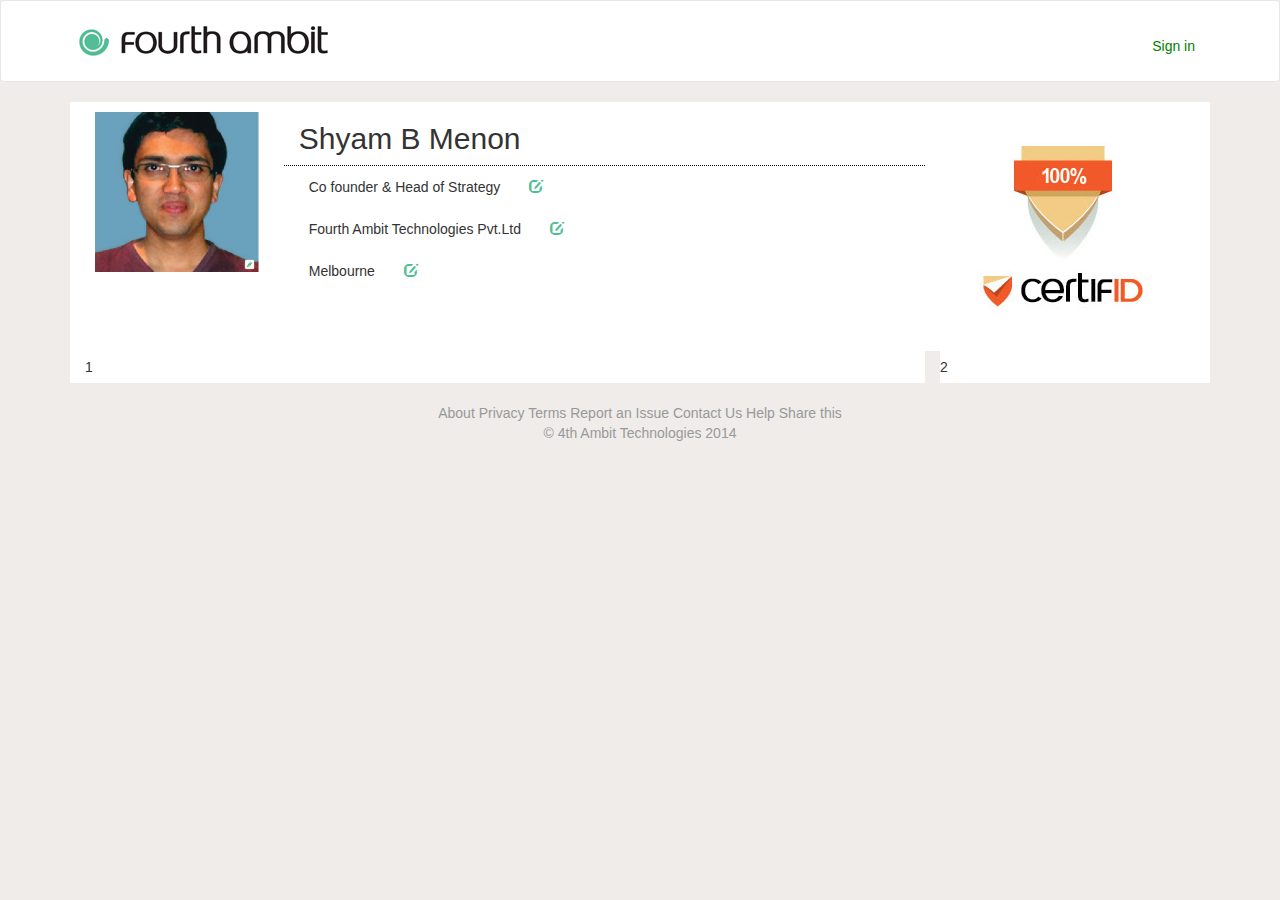
<file: inner_page_pramod.html>
<!DOCTYPE html>
<html lang="en">
  <head>
    <meta charset="utf-8">
    <meta http-equiv="X-UA-Compatible" content="IE=edge">
    <meta name="viewport" content="width=device-width, initial-scale=1">
    <meta name="description" content="">
    <meta name="Acube" content="">
    <link rel="shortcut icon" href="/ico/favicon.ico">

    <title>Ambit Responsive</title>
    <!-- Bootstrap core CSS -->
    <link href="css/bootstrap.css" rel="stylesheet">
	<!-- for ambit -->	
	<link href="css/ambit.css" rel="stylesheet">
	<link href="css/profile_pramod.css" rel="stylesheet">

  </head>

  <body>
	<div class="navbar navbar-default navbar-top" role="navigation">
		<div class="container">
		   <div class="navbar-header">
			 <button type="button" class="navbar-toggle" data-toggle="collapse" data-target=".navbar-collapse">
			   <span class="sr-only">Toggle navigation</span>
			   <span class="icon-bar"></span>
			   <span class="icon-bar"></span>
			   <span class="icon-bar"></span>
			 </button>
			<a href="index.html"><div id="logo" ></div></a>
		   </div>
		   <div class="navbar-collapse collapse">
				<ul class="nav navbar-nav navbar-right">
					<li><a href="#">Sign in</a></li>
				</ul>	
		   </div><!--/.nav-collapse -->
		</div>
	</div>













 		<div class="container">

<div class="col-xs-12 col-sm-12 col-md-12 col-lg-12 form-container" >	
			<div class="row" >

                    <div class="col-xs-12 col-sm-9 col-md-9 col-lg-9"  >	
	                    <div class="row" >
		                    <div class="col-xs-12 col-sm-3 col-md-3 col-lg-3 profile_photo"  >	
                                <div class="col-xs-6 col-sm-12 col-md-12 col-lg-12">
                                        <img src="images/profileimage.jpg" class="img-responsive" alt="Responsive image"/>
                                </div>
                                <div class ="col-xs-6 cert_xs " >
                                        <img src="images/certificate.jpg" class="img-responsive" alt="Responsive image" >
                                </div>

		                    </div>
		                    <div class="col-xs-12 col-sm-9 col-md-9 col-lg-9 profile_head_info "  >
			                    <div class="row" >	
				                    <div class="col-sm-12 col-md-12 col-lg-12 profile_head_name"  >	
                                        <h2>Shyam B  Menon</h2>
				                    </div>
			                 
				                    <div class="col-sm-12 col-md-12 col-lg-12 profile_head_desc"  >	
                    <p>Co founder &amp; Head of Strategy <a href="#"><i class="glyphicon glyphicon-edit content_edit_link"></i></a></p>
                    <p>Fourth Ambit Technologies Pvt.Ltd <a href="#"><i class="glyphicon glyphicon-edit content_edit_link"></i></a></p>
                    <p>Melbourne <a href="#"><i class="glyphicon glyphicon-edit content_edit_link"></i></a></p>
				                    </div>
			                    </div>

		                    </div>
	                    </div>
                    </div>


                    <div class="col-xs-12 col-sm-3 col-md-3 col-lg-3 cert_not_xs" >	
		                    <div class="certificat_container"  >	
		                    <img src="images/certificate.jpg" class="img-responsive" alt="Responsive image" >
		                    </div>
                    </div>
        </div>
</div>






</div>                

 		<div class="container">

 <div class="col-xs-12" >	
 <div class="row" >	
     <div style="background:white;" class="col-xs-12 col-sm-9" >	
        1
    </div>
    <div style=" padding-right:0px !important;"class="col-xs-12 col-sm-3" >	
        <div style="background:white;margin-right:0px;" >
            2
        </div>
    </div>
</div>
</div>



</div>




    <div id="footer">
      <div class="container">
        <p class="text-muted">About Privacy Terms Report an Issue Contact Us Help Share this <br>&copy; 4th Ambit Technologies 2014</p>
      </div>
    </div>










    <!-- Bootstrap core JavaScript  -->

	<script type="text/javascript" src="js/jquery-1.10.2.min.js"></script>
    <script type="text/javascript" src="js/bootstrap.min.js"></script>

    <!-- Placed at the end of the document so the pages load faster -->
	
  </body>
</html>
</file>
<file: css/ambit.css>
body{
	background:#efecea;
}
#logo {
	height: 40px;
	width: 136px;
	background-image: url(../images/Scenario1-1.png);
	background-size:136px 40px;
	background-repeat:no-repeat;

	
}

.navbar {
background-color:#fff;
}




.form-container{
background-color:#fff;
}
/* Sticky footer styles
-------------------------------------------------- */
html {
  position: relative;
  min-height: 100%;
}
body {
  /* Margin bottom by footer height */
  margin-bottom: 60px;
}
#footer {
  
  bottom: 0;
  width: 100%;
  /* Set the fixed height of the footer here */
  height: 60px;
  background-color: #efecea;
  
}


/* Custom page CSS
-------------------------------------------------- */
/* Not required for template or sticky footer method. */

body > .container {
  padding: 0px 15px 0;
}
.container .text-muted {
  margin: 20px 0;
	
}

#footer > .container {
  padding-right: 15px;
  padding-left: 15px;
  text-align:center;
}

code {
  font-size: 80%;
}


.control-label{
font-weight:normal;
font-size:12px;
color:#666;
}
.form-control {
	border-radius: 0px;
	background-color:#efecea;
}
.DD {
	width: 50px;margin-left: 15px
	/*margin-top: -27px;
	;*/
}

.MM {
	width: 50px; 
	margin-top: -34px;
	margin-left: 120px;
}

.YY {
	width: 70px;
	margin-top: -34px;
	margin-left: 220px;
}

.holder{
	margin-left:15px;
	margin-top:12px;
}

	
.row {
margin-left: -15px;
margin-right: -15px;
line-height: 2.3;
}
.btn{
	/*background-color:#0C6;*/
	color:#0C6;
	}
.modal-body {
	position: relative;
	padding: 20px;
	height: 400px;
}
.modal-content {
margin-top: 150px;
}	
/*  */

.modal-body {
	position: relative;
	padding: 20px;
	height: 80%;
	margin-top: -50px;
}
.modal-content {
	margin-top: 80px;
	border-radius:0px;
}
.modal-header {
    /*padding: 32px;*/
	border-bottom: 0px 
	
	
}/*

.mheaderunderline{
	border-style:dashed;
    border-width:0px;
	width:80%;
	padding-top:5px;
	padding-bottom:5px;
}
.modal-dialog {
width: 900px;
} */
hr { 
height: 0; 
border-bottom: 2px dotted #000; 
width:90%;


}/*
p {
margin: 0 0 10px;
margin-left: 10px;
}

.windowholder1{
margin-top:25px;
padding: 0px 0px 0px 10px;}
.windowholder2{
	
	padding: 0px 0px 0px 265px;
	margin-top: -194px;
}
.windowholder3{
	
	padding: 0px 0px 0px 520px;
	margin-top: -209px;
}
.profiletext{
	font:Verdana, Geneva, sans-serif;
	font-size:10px;
	color:#999;
	text-width:5px;
	}
p.ex
{
width:110px;
font-size:10px;
color:#999;
}	


   */
@media (min-width: 768px) and (max-width: 990px) {
.img-slide{
width:100% !important;
height:auto;
}
.bottom-dotted{
	border-bottom:1px dashed #000;
}
.right-dotted{
	border-right:none !important;
}
.col-md-4a {

width: 2%;

margin-top: -37px !important;

}

.agreebutton{
	margin-left:540px !important;
	margin-top:-40px !important;
}

input[type="radio"] {
  width: 20px;
  height: 13px;
  color: #fff;
  font: 12px/21px arial,sans-serif;
  background: url(http://csscheckbox.com/checkboxes/u/csscheckbox_12885bd05c74d1c9ff2f67e796378c16.png) no-repeat;
  margin-bottom:13px;
}
.DD {
	width: 50px;
	margin-top:-30px;
	margin-left: 430px;
}
.MM {
	width: 50px;
	
	margin-left: 490px;
}
.YY {
	width: 65px;
	
	margin-left: 550px;
}
.holder{
	
	margin-top: -30px;
    margin-left:330px;
}
.termsconditions{
	margin-left:132px !important;
}
	
} 


@media (max-width: 767px) { 
.bottom-dotted{
	border-bottom:1px dashed #000;
}
.right-dotted{
	border-right:none !important;
}
.col-md-4a {

width: 2%;

margin-top: -37px !important;

}

.agreebutton{
	margin-left:517px !important;
	margin-top:-40px !important;
}

input[type="radio"] {
  width: 20px;
  height: 13px;
  color: #fff;
  font: 12px/21px arial,sans-serif;
  background: url(http://csscheckbox.com/checkboxes/u/csscheckbox_12885bd05c74d1c9ff2f67e796378c16.png) no-repeat;
  margin-bottom:13px;
}	
.DD {
	width: 50px;
	margin-top:-35px;
	margin-left: 410px;
}
.MM {
	width: 50px;
	
	margin-left: 470px;
}
.YY {
	width: 65px;
	
	margin-left: 530px;
}
.holder{
	margin-top: -25px;
    margin-left:300px;
}


}
@media (max-width: 767px) { 
.img-slide{
width:100% !important;
height:auto;
}
}
@media (max-width: 609px) { 
.img-slide{
width:100% !important;
height:auto;
}
.bottom-dotted{
	border-bottom:1px dashed #000;
}
.right-dotted{
	border-right:none !important;
}
.col-md-4a {

width: 2%;

margin-top: -37px !important;

}

.agreebutton{
	margin-left:398px !important;
	margin-top:-40px !important;
}

input[type="radio"] {
  width: 20px;
  height: 13px;
  color: #fff;
  font: 12px/21px arial,sans-serif;
  background: url(http://csscheckbox.com/checkboxes/u/csscheckbox_12885bd05c74d1c9ff2f67e796378c16.png) no-repeat;
  margin-bottom:13px;
}	
.DD {
	width: 50px;
	margin-top:-30px;
	margin-left: 290px;
}
.MM {
	width: 50px;
	
	margin-left: 350px;
}
.YY {
	width: 65px;
	
	margin-left: 410px;
}
.holder{
	margin-top: -30px;
    margin-left:200px;
}




}
@media (max-width: 481px) {
.bottom-dotted{
	border-bottom:1px dashed #000;
}
.right-dotted{
	border-right:none !important;
}
.col-md-4a {

width: 2%;

margin-top: -37px !important;

}

.agreebutton{
	margin-left:308px !important;
	margin-top:-40px !important;
}

input[type="radio"] {
  width: 20px;
  height: 13px;
  color: #fff;
  font: 12px/21px arial,sans-serif;
  background: url(http://csscheckbox.com/checkboxes/u/csscheckbox_12885bd05c74d1c9ff2f67e796378c16.png) no-repeat;
  margin-bottom:13px;
}	
.DD {
	width: 50px;
	margin-top:0px;
	margin-left: 200px;
}
.MM {
	width: 50px;
	
	margin-left: 260px;
}
.YY {
	width: 65px;
	
	margin-left: 320px;
}
.holder{
	margin-top: -45px;
    margin-left:200px;
}




}
@media (max-width: 393px) {
.bottom-dotted{
	border-bottom:1px dashed #000;
}
.right-dotted{
	border-right:none !important;
}
.col-md-4a {

width: 2%;

margin-top: -37px !important;

}

.agreebutton{
	margin-left:228px !important;
	margin-top:-40px !important;
}

input[type="radio"] {
  width: 20px;
  height: 13px;
  color: #fff;
  font: 12px/21px arial,sans-serif;
  background: url(http://csscheckbox.com/checkboxes/u/csscheckbox_12885bd05c74d1c9ff2f67e796378c16.png) no-repeat;
  margin-bottom:13px;
}	
.DD {
	width: 50px;
	margin-top:-20px;
	margin-left: 120px;
}
.MM {
	width: 50px;
	
	margin-left: 180px;
}
.YY {
	width: 65px;
	
	margin-left: 240px;
}
.holder{
	margin-top: -10px;
    margin-left:15px;
}

.container .text-muted {
	font-size:10px;
  margin: 20px 30px;
}
.img-slide{
width:100% !important;
height:auto;
}

}

@media (min-width: 991px) {
.hor-line{
display:none;

}
#logo {
	height: 80px;
	width: 273px;
	background-image: url(../images/Scenario1-1.png);
	background-size:273px 80px;
	background-repeat: no-repeat;
	
}

.navbar {
	min-height:80px !important;
}



.navbar-right{
	margin-top:20px !important;
}

.navbar-default .navbar-right > li > a{
	color: green;
}


.form-head{
	border-bottom:1px dashed #000;
	margin-bottom:15px;
	font-weight:bold;
	font-size:18px;
}

.right-dotted{
	border-right:1px dashed #000;
}

.col-md-2a {
	padding-top: 15px;
	width: 90%;
	margin-top: 40px;
}
.imageholder{
    margin-left: -45px;
/*	padding-top:100px;
*/}
input[type="radio"] {
  width: 20px;
  height: 13px;
  color: #fff;
  font: 12px/21px arial,sans-serif;
  background: url(http://csscheckbox.com/checkboxes/u/csscheckbox_12885bd05c74d1c9ff2f67e796378c16.png) no-repeat;
  margin-bottom:13px;
}
.col-md-12a {
width: 100%;
margin-left: 45px;
}

.holder{
	margin-top: -35px;
    margin-left: 350px;
}

.col-md-4a {

width: 2%;
margin-left: -27px;
margin-top: 110px;

}

	

.DD {
	width: 50px;
	margin-top: -30px;
	margin-left: 440px;
}
.MM {
	width: 50px;
	margin-top: -34px;
	margin-left: 500px;
}
.YY {
	width: 65px;
	margin-top: -34px;
	margin-left: 560px;
}
.row {
	margin-left: -15px;
	margin-right: -15px;
	line-height: 2.3;
}
.termsconditions{
	margin-left:132px;
}
.agreebutton{
	margin-left:550px;
	margin-top:-40px;
}
.btn{
	/*background-color:#0C6;*/
	color:#0C6;
	}
.fontstyle1{
	font-size:14px;
	font-style:italic;
	font-weight:700;
}
.modal-body {
	position: relative;
	padding: 20px;
	height: 400px;
	margin-top: -50px;
}
.modal-content {
	margin-top: 80px;
	border-radius:0px;
}
.modal-header {
    padding: 32px;
	border-bottom: 0px 
	
	
}

.mheaderunderline{
	border-style:dashed;
    border-width:0px;
	width:80%;
	padding-top:5px;
	padding-bottom:5px;
}
.modal-dialog {
width: 900px;
}
hr { 
height: 0; 
border-bottom: 2px dotted #000; 
width:90%;
margin-right:85px;

}
p {
margin: 0 0 10px;
margin-left: 10px;
}

.windowholder1{
margin-top:25px;
padding: 0px 0px 0px 10px;}
.windowholder2{
	
	padding: 0px 0px 0px 265px;
	margin-top: -194px;
}
.windowholder3{
	
	padding: 0px 0px 0px 520px;
	margin-top: -209px;
}
.profiletext{
	font:Verdana, Geneva, sans-serif;
	font-size:10px;
	color:#999;
	text-width:5px;
	}
p.ex{
width:110px;
font-size:10px;
color:#999;
}	
}


.certificate_lg{
		display:block !important;
}
.certificate_xs{
	display:none !important;
}
.right_sidebar{
     padding-right:0px;
}
.nopadding{
 padding-right:0px;
     padding-left:0px;
}
.icon_head{

color: #f37547 !important; 
 font-weight: bold; font-family: "Trebuchet MS", Helvetica, sans-serif !important;
font-size: 20px !important;
}
.newtimeline:before {
       content: "";
       position: absolute;
       top: 0px;
       bottom: 0px;
       width: 4px !important;
       background: none repeat scroll 0% 0% rgb(226, 226, 226) !important;
       right: 0px !important;
      
}
.timeline-container{
padding-top:20px;

}
.year{
font-family: "Trebuchet MS", Helvetica, sans-serif !important;
font-size:20px;
color:grey;
text-align:right;
padding-right:0px;
height:115px !important;

}
.timelineicon{
float:right;
position:relative;
right:-8px;

}
.timeline-xs-edit{
display:none;
}
.timeline-sm-edit
{
display:block;
float:right;
}
.timelinebadgecontainer
{
text-align:center;
}
.timelinebuttoncontainer{
text-align:center;
}
.row-border-bottom{
border-bottom:1px dotted grey;
margin-bottom:5px;
}
.nopadding-right{
padding-right:0px;
}

@media (max-width: 767px) {
	.certificate_lg{
		display:none !important;
	}
	.certificate_xs{
		display:block !important;
	}
.right_sidebar{
     padding-right:0px;
     padding-left:0px;
}
.nopadding-xs{
 padding-right:0px;
     padding-left:0px;
}
.year{
text-align:left;
padding-left:30px;
height:auto !important;
}
.newtimeline:before {
width:0px !important;
}
.timelineicon{
right:0px;
}

.timelinebuttoncontainer{
text-align:left;
}
.timelinebagebuttoncontainer{
border-bottom:1px dotted grey;
margin-bottom:10px;
}


}


@media (max-width: 360px) {
.timeline-xs-edit{
display:block;
float:right;
color:green;
}
.timeline-sm-edit
{
display:none;
}
.row-border-bottom{
border-bottom:0px dotted grey;

}

}

@media (max-width: 991px) {
.nopadding-sm{
 padding-right:0px;
     padding-left:0px;
}
}
</file>
<file: css/profile.css>
body{
	background:#F0F0F0;
}
.yellow{
background:yellow;
height:200px;
}
.green{

}

.profile_photo{
padding-top:10px;
background-position: center center;
}
.profile_head_info{
height:200px;
}
.profile_head_name{
/*height:100px;
border-bottom:1px dashed black !important;*/

}

.badge_desc{
height:50px;
}
.badge_img{
	padding-bottom:10px;
}
.jobs{

}
.certified_badge{

}

.my_circuits{

padding-left: 30%;
padding-top: 11%;
}
.hugefont { 
  color: #000; 
  font-family: "Trebuchet MS", Helvetica, sans-serif !important;
  font-size: 20pt; 
  font-weight: 100;
  display:block;
}
.blackfont{
 color:#000;
 font-family: "Trebuchet MS", Helvetica, sans-serif !important;
 font-size: 13px;
direction: ltr; 
}
.blacknamefontbig{
 color:#000;
 font-family: "Trebuchet MS", Helvetica, sans-serif !important;
 font-size: 15pt; 
 font-weight:lighter;	
}
.blackfontbig{
 color:#000;
 font-family: "Trebuchet MS", Helvetica, sans-serif !important;
 font-size: 14pt; 
 font-weight:lighter;
}
hr { 
border-bottom: 1px dotted #ccc; 
width:100%;
margin-top: 0px;
margin-bottom: 0px;
}	
@font-face {
  font-family: 'Open Sans';
  font-style: normal;
  font-weight: 100;
  src: local('Open Sans'), local('OpenSans'), url('http://themes.googleusercontent.com/static/fonts/opensans/v5/cJZKeOuBrn4kERxqtaUH3T8E0i7KZn-EPnyo3HZu7kw.woff') format('woff');
}
.paddingtop{
padding-top:10px;
}
.col-lg-9{
background-color:#FFF;
}
.greenfont{
 color:#4fbe94;
 font-family: "Trebuchet MS", Helvetica, sans-serif !important;
 font-size: 10pt; 
}
.hyperlinkfont{
 color:#4fbe94;
 font-family: "Trebuchet MS", Helvetica, sans-serif !important;
 font-size: 8pt; 
}
.greyfont{
 color:#666;
 font-family: "Trebuchet MS", Helvetica, sans-serif !important;
 font-size: 8pt; 
 padding-top:3px;
}
.largefont { 
  color: #a09b9b; 
  font-family: "Trebuchet MS", Helvetica, sans-serif !important;
  font-size: 14pt; 
  font-weight: 300;
}
.white, .white a {
  color: #4fbe94;
}
.timeline:before {
       content: "";
       position: absolute;
       top: 0px;
       bottom: 0px;
       width: 4px !important;
       background: none repeat scroll 0% 0% rgb(226, 226, 226) !important;
       left: -19% !important;
       margin-left: -11px !important;
}
.timeline2:before {
       content: "";
       position: absolute;
       top: 0px;
       bottom: 0px;
       width: 1px !important;
       background: none repeat scroll 0% 0% rgb(226, 226, 226) !important;
       left: 59.66% !important;
       margin-left: -11px !important;
}
.timeline3:before {
       content: "";
       position: absolute;
       top: 0px;
       bottom: 0px;
       width: 1px !important;
       background: none repeat scroll 0% 0% rgb(226, 226, 226) !important;
       left: 10.66% !important;
       margin-left: -11px !important;
}
.rightsidebar {
width: 23%;
background-color: #FFF;
margin-left: 12px;
}
.padlft9 { padding-left: 0px; }
.certifidCol { color: #f37547 !important; }
.fBold { font-weight: bold; font-family: "Trebuchet MS", Helvetica, sans-serif !important;}
.f20{ font-size: 20px !important;}
.tbl-cell { display: table-cell; }
.col-md-1alignright {
width: 8.333333333333332%;
float:left;
}
.paddingbottom
{
	padding-bottom:25px;
}
.hr2{
border-bottom: 1px dotted #000; 
}
@media (min-width: 990px) and (max-width: 1023px) {
.blackfontbig{
 color:#000;
 font-family: "Trebuchet MS", Helvetica, sans-serif !important;
 font-size: 10pt; 
 font-weight:lighter;
}
.hugefont { 
  color: #000; 
  font-family: "Trebuchet MS", Helvetica, sans-serif !important;
  font-size: 12pt; 
  font-weight: 100;
  display:block;
}
.paddingtop{

}
.profile_head_info {
height: 0px;
}
.col-md-1alignright {
	float:right;
	vertical-align:middle;
}
.blackfontbig{
 color:#000;
 font-family: "Trebuchet MS", Helvetica, sans-serif !important;
 font-size: 8pt; 
 font-weight:lighter;
}
.hugefont { 
  color: #000; 
  font-family: "Trebuchet MS", Helvetica, sans-serif !important;
  font-size: 12pt; 
  font-weight: 100;
  display:block;
}
.paddingtop{

}
.col-lg-3 {
width: 100%;
background-color: #FFF;
margin-left: 0px;
}
.col-lg-12background{
padding-left:0px !important;
padding-right:0px !important;
}
.col-md-3responsivetop{
margin-right:0%;
margin-top:0%;
}
.hr{
border-bottom: 0px dotted #000; 
}
.lineborder{
border-bottom: 0px dotted #000; 
}
.paddingbottomsmall{
border-bottom: 0px dotted #000; 
padding-bottom:8px;
}
.profile_head_info {
height: 0px;
}
.col-md-1editbutton{
margin-top: -39px;
margin-left: 37%;
}

	
}
@media (min-width: 768px) and (max-width: 990px) {
.blackfontbig{
 color:#000;
 font-family: "Trebuchet MS", Helvetica, sans-serif !important;
 font-size: 10pt; 
 font-weight:lighter;
}
.hugefont { 
  color: #000; 
  font-family: "Trebuchet MS", Helvetica, sans-serif !important;
  font-size: 12pt; 
  font-weight: 100;
  display:block;
}
.paddingtop{

}
.profile_head_info {
height: 0px;
}
.col-md-1alignright {
	float:right;
	vertical-align:middle;
}
.blackfontbig{
 color:#000;
 font-family: "Trebuchet MS", Helvetica, sans-serif !important;
 font-size: 8pt; 
 font-weight:lighter;
}
.hugefont { 
  color: #000; 
  font-family: "Trebuchet MS", Helvetica, sans-serif !important;
  font-size: 12pt; 
  font-weight: 100;
  display:block;
}
.paddingtop{

}
.col-lg-3 {
width: 100%;
background-color: #FFF;
margin-left: 0px;
}
.col-lg-12background{
padding-left:0px !important;
padding-right:0px !important;
}
.col-md-3responsivetop{
margin-right:0%;
margin-top:0%;
}
.hr{
border-bottom: 1px dotted #000; 
}
.lineborder{
border-bottom: 0px dotted #000; 
}
.paddingbottomsmall{
border-bottom: 1px dotted #000; 
padding-bottom:8px;
}
.profile_head_info {
height: 0px;
}
.col-md-1editbutton{
margin-top: -39px;
margin-left: 37%;
}

}
@media (min-width: 328px) and (max-width: 768px) {
	
.col-md-1alignright {
	float:right;
	vertical-align:middle;
}
.blackfontbig{
 color:#000;
 font-family: "Trebuchet MS", Helvetica, sans-serif !important;
 font-size: 8pt; 
 font-weight:lighter;
}
.hugefont { 
  color: #000; 
  font-family: "Trebuchet MS", Helvetica, sans-serif !important;
  font-size: 12pt; 
  font-weight: 100;
  display:block;
}
.paddingtop{

}
.col-lg-3 {
width: 100%;
background-color: #FFF;
margin-left: 0px;
}
.col-lg-12background{
padding-left:0px !important;
padding-right:0px !important;
}
.col-md-3responsivetop{
margin-right:0%;
margin-top:0%;
}
.hr{
border-bottom: 1px dotted #000; 
}
.lineborder{
border-bottom: 0px dotted #000; 
}
.paddingbottomsmall{
border-bottom: 1px dotted #000; 
padding-bottom:8px;
}
.profile_head_info {
height: 0px;
}
.col-md-1editbutton{
margin-top: -39px;
margin-left: 37%;
}
}
@media (min-width: 320px) and (max-width: 768px) {
.col-md-1alignright {
	float:right;
	vertical-align:middle;
}	
.col-md-3responsive{
margin-right:-30%;
margin-top:-30%;
}
.hr{
border-bottom: 1px dotted #000; 
}
.lineborder{
border-bottom: 1px dotted #000; 
}	
.blackfontbig{
 color:#000;
 font-family: "Trebuchet MS", Helvetica, sans-serif !important;
 font-size: 8pt; 
 font-weight:lighter;
}
.hugefont { 
  color: #000; 
  font-family: "Trebuchet MS", Helvetica, sans-serif !important;
  font-size: 12pt; 
  font-weight: 100;
  display:block;
}
.my_circuits {
padding-left: 0%;
padding-top: 0%;
}
.profile_head_info {
height: 0px;
}
.col-md-1editbutton{
margin-top: -39px;
margin-left: 37%;
}
.breaker{
display:none;
}
	
}
@media (min-width: 768px) and (max-width: 990px) {

.col-md-1editbutton{
margin-top: -39px;
margin-left: 37%;
}
.lineborder{
border-bottom: 1px dotted #000; 
}
.blackfontbig{
 color:#000;
 font-family: "Trebuchet MS", Helvetica, sans-serif !important;
 font-size: 8pt; 
 font-weight:lighter;
}
.col-md-3{
width:100%;
}
}
@media (min-width: 360px) and (max-width: 640px) {
	
.col-md-1editbutton{
margin-top: -39px;
margin-left: 70%;
}
.hr2{
border-bottom: 0px dotted #000; 
}
.profile_photo{
padding-top:10px;
background-position: center center;
background-size: 50%;
background-size: cover;
}

}
@media (min-width: 1200px) and (max-width: 1366px) {
.blackfontbig{
 color:#000;
 font-family: "Trebuchet MS", Helvetica, sans-serif !important;
 font-size: 12pt; 
 font-weight:lighter;
}


}
@media (min-width: 1024px) and (max-width: 1200px) {
.blackfontbig{
 color:#000;
 font-family: "Trebuchet MS", Helvetica, sans-serif !important;
 font-size: 10pt; 
 font-weight:lighter;
}
.col-md-3
{
	width:100%;
}
.col-lg-3
{
	width:100%;
}
}
</file>
<file: css/newambit.css>
body{
	background:#F0F0F0;
}

#logo {
	height: 40px;
	width: 136px;
	background-image: url(../images/Scenario1-1.png);
	background-size:136px 40px;
	background-repeat:no-repeat;

	
}

.navbar {
	min-height:80px !important;
}
.navbar-right{
	margin-top:20px !important;
}
.navbar-default .navbar-right > li > a{
	color: green;
}
.navbar {
background-color:#fff;
}
.form-container{
background-color:#fff;
}
/* Sticky footer styles */
html {
  position: relative;
  min-height: 100%;
}
body {
  /* Margin bottom by footer height */
  margin-bottom: 60px;
}
#footer {
  position: absolute;
  bottom: 0;
  width: 100%;
  /* Set the fixed height of the footer here */
  height: 60px;
  background-color: #F0F0F0;
  
}


/* Custom page CSS
-------------------------------------------------- */
/* Not required for template or sticky footer method. */

body > .container {
  padding: 60px 15px 0;
  background-color:#FFF;
  width:80%;
}
body > .nopadding {
  padding: 10px 35px 0;
  background-color:#FFF;
  width:80%;
}

body > .trans {
  padding: 10px 15px 0;
  background-color:#F0F0F0;
  width:80%;
}

body > .containertransparent {
  padding: 60px 15px 0;
  width:80%;
}
.container .text-muted {
  margin: 20px 0;
	
}

#footer > .container {
  padding-right: 15px;
  padding-left: 15px;
  text-align:center;
}
.show-grid [class^=col-] {
/*padding-top: 10px;
padding-bottom: 10px;*/
background-color: #C3C !important;
background-color: #FFF !important;
border: 1px solid #ddd !important;
border: 1px solid rgba(86,61,124,.2);
}
.col-md-2
{
padding-left:0px;	
	}
	
hr { 
 
border-bottom: 1px dotted #ccc; 
width:100%;
margin-top: 0px;
margin-bottom: 0px;

}	
.padlft9 { padding-left: 9px; }
.certifidCol { color: #f37547 !important; }
.fBold { font-weight: bold; }
.f20{ font-size: 20px !important;}
.tbl-cell { display: table-cell; }

/* */

@media (min-width: 768px) and (max-width: 990px) {
	
body > .container {
  padding: 60px 15px 0;
  background-color:#FFF;
  width:900px;
}	
body > .containertransparent {
  padding: 60px 15px 0;
  width:900px;
}
#logo {
	height: 80px;
	width: 273px;
	background-image: url(../images/Scenario1-1.png);
	background-size:273px 80px;
	background-repeat: no-repeat;
	
}	


.navbar {
	min-height:80px !important;
}



.navbar-right{
	margin-top:20px !important;
}

.navbar-default .navbar-right > li > a{
	color: green;
}


.form-head{
	border-bottom:1px dashed #000;
	margin-bottom:15px;
	font-weight:bold;
	font-size:18px;
}

hr { 
height: 0; 
border-bottom: 2px dotted #000; 
width:100%;


}
.padlft9 { padding-left: 9px; }
.certifidCol { color: #f37547 !important; }
.fBold { font-weight: bold; }
.f20{ font-size: 20px !important;}
.tbl-cell { display: table-cell; }




}
.form-container {
background-color: #fff;
}

.col-md-1 {
width: 8.333333333333332%;
padding-top: 15px;
}
.col-md-3 {
width: 24%;
background-color:#FFF;
padding: 10px 10px 10px 10px;
}

.col-md-9 {
background-color:#FFF;
padding: 10px 5px 5px 0px;
}

.col-md-offset-1 {
margin-left: 4.333333333333332%;
}
.col-md-8 {
width: 66.66666666666666%;
background-color:#FFF;
padding: 10px 10px 10px 15px;
}
.col-md-4 {
width: 31.91%;
background-color:#FFF;
padding: 10px 10px 10px 10px;
margin-left:14px;
}
.col-md-2 {
width: 15.666666666666664%;
margin-left: 4.666px;
}
body {
color: #000;
font-family: 'Open Sans', sans-serif;
font-size: 13px;
direction: ltr;
}
.largefont { 
  color: #a09b9b; 
  font-family: "Trebuchet MS", Helvetica, sans-serif !important;
  font-size: 14pt; 
  font-weight: 300;
  text-align: right;
  padding-right: 10px;
  display:block;
}
.hugefont { 
  color: #000; 
  font-family: "Trebuchet MS", Helvetica, sans-serif !important;
  font-size: 20pt; 
  font-weight: 300;
  display:block;
}
.buttongreenfont{
 color:#4fbe94;
 font-family: "Trebuchet MS", Helvetica, sans-serif !important;
 font-size: 8pt; 
}
.greenfont{
 color:#4fbe94;
 font-family: "Trebuchet MS", Helvetica, sans-serif !important;
 font-size: 10pt; 
}
.blackfont{
 color:#000;
 font-family: "Trebuchet MS", Helvetica, sans-serif !important;
 font-size: 13px;
direction: ltr; 
}

.blackfontbig{
 color:#000;
 font-family: "Trebuchet MS", Helvetica, sans-serif !important;
 font-size: 14pt; 
 font-weight:lighter;
}
@font-face {
  font-family: 'Open Sans';
  font-style: normal;
  font-weight: 100;
  src: local('Open Sans'), local('OpenSans'), url('http://themes.googleusercontent.com/static/fonts/opensans/v5/cJZKeOuBrn4kERxqtaUH3T8E0i7KZn-EPnyo3HZu7kw.woff') format('woff');
}
.greyfont{
 color:#666;
 font-family: "Trebuchet MS", Helvetica, sans-serif !important;
 font-size: 8pt; 
 padding-top:3px;
}
.greyfontbig{
 color:#a09b9b;
 font-family: "Trebuchet MS", Helvetica, sans-serif !important;
 font-size: 10pt; 
 padding-top:3px;
 border-bottom:1px;
}
.redfont{
 color:#F00;
 font-family: "Trebuchet MS", Helvetica, sans-serif !important;
 font-size: 8pt; 
}
span .myalert
{
	color:#F00 !important;
	font-family: "Trebuchet MS", Helvetica, sans-serif !important;
	font-size: 8pt; 
}
.hyperlinkfont{
 color:#4fbe94;
 font-family: "Trebuchet MS", Helvetica, sans-serif !important;
 font-size: 8pt; 
}
.white, .white a {
  color: #4fbe94;
}
.blackfontnormal{
 color:#666;
font-family: 'Open Sans', sans-serif;
 font-size: 9pt; 
}
.timeline:before {
       content: "";
       position: absolute;
       top: 0px;
       bottom: 0px;
       width: 4px !important;
       background: none repeat scroll 0% 0% rgb(226, 226, 226) !important;
       left: -19% !important;
       margin-left: -11px !important;
}
.headertimeline3:before {
       content: "";
       position: absolute;
       top: 0px;
       bottom: 0px;
       width: 1px !important;
       background: none repeat scroll 0% 0% rgb(226, 226, 226) !important;
       left: 90% !important;
       margin-left: -11px !important;
}
.headertimeline:before {
       content: "";
       position: absolute;
       top: 0px;
       bottom: 0px;
       width: 1px !important;
       background: none repeat scroll 0% 0% rgb(226, 226, 226) !important;
       left: 5% !important;
       margin-left: -11px !important;
}
.timeimage:before {
	   background-image:url(../images/timelineul.png);
	   background:url(../images/timelineul.png);
	   position: absolute;
       top: 0px;
       bottom: 0px;
       width: 4px !important;
       background: none repeat scroll 0% 0% rgb(226, 226, 226) !important;
       left: -19% !important;
       margin-left: -11px !important;
}

.paddingtop{
padding-top:10px;
}
.padTopBtm10 {
padding: 10px 0px 10px 0px !important;
}
.border-bottom-lgtGrey {
border-bottom: 1px solid #E2E2E2 !important;
}
</file>
<file: css/profile_pramod.css>
.yellow{
background:yellow;
height:200px;
}
.green{
background:green;
height:200px;
}

.profile_photo{
padding:10px;
}
.profile_head_info{
}
.profile_head_name{
border-bottom:1px dotted black !important;

}
.profile_head_desc{
padding-top:5px;
}

.badge_and_job_container{
border-top:1px dotted black !important;
}

.badge_desc{
height:50px;
padding:10px;
}
.badge_img{
height:100px;
padding:20px;
text-align:center;
border-top:1px dotted black !important;
}
.jobs{
height:50px;
padding:20px;
}
.certified_badge{
height:100px;
padding:20px;
border-top:1px dotted black !important;
}

.my_circuits{
padding:60px;
height:150px;
text-align:center;
border-left:1px dotted black !important;
}
.jobs_certified_badge_container{
border-left:1px dotted black !important;

}





/*---------------------------------------------------------------------------------*/
.sub_heads{
margin-top:23px;
margin-bottom:25px;
color:#f37547;
font-size:22px;
font-weight:bold;
}

.about_me_desc{
padding:25px ;

}

.content_edit_link{
color:#4fbe94;
margin-left:25px;
}
.content_edit_link_right{
float:right;
color:#4fbe94;
}


.readmore{
float:right;
color:#4fbe94;
margin-right:30px;
}

.professional_experience{
margin-left:-30px;
}

.endorsement_container{
margin-top: 0px !important;
}

.endorsement_head{

}

.professional_experience_container{
background:#fff;
margin-left:-30px;
margin-right:-20px;
}


.cert_xs{
    display:none;
}

@media (max-width: 767px) {
    .cert_not_xs{
    display:none;
    }
    .cert_xs{
        display:block;
    }
}
</file>
